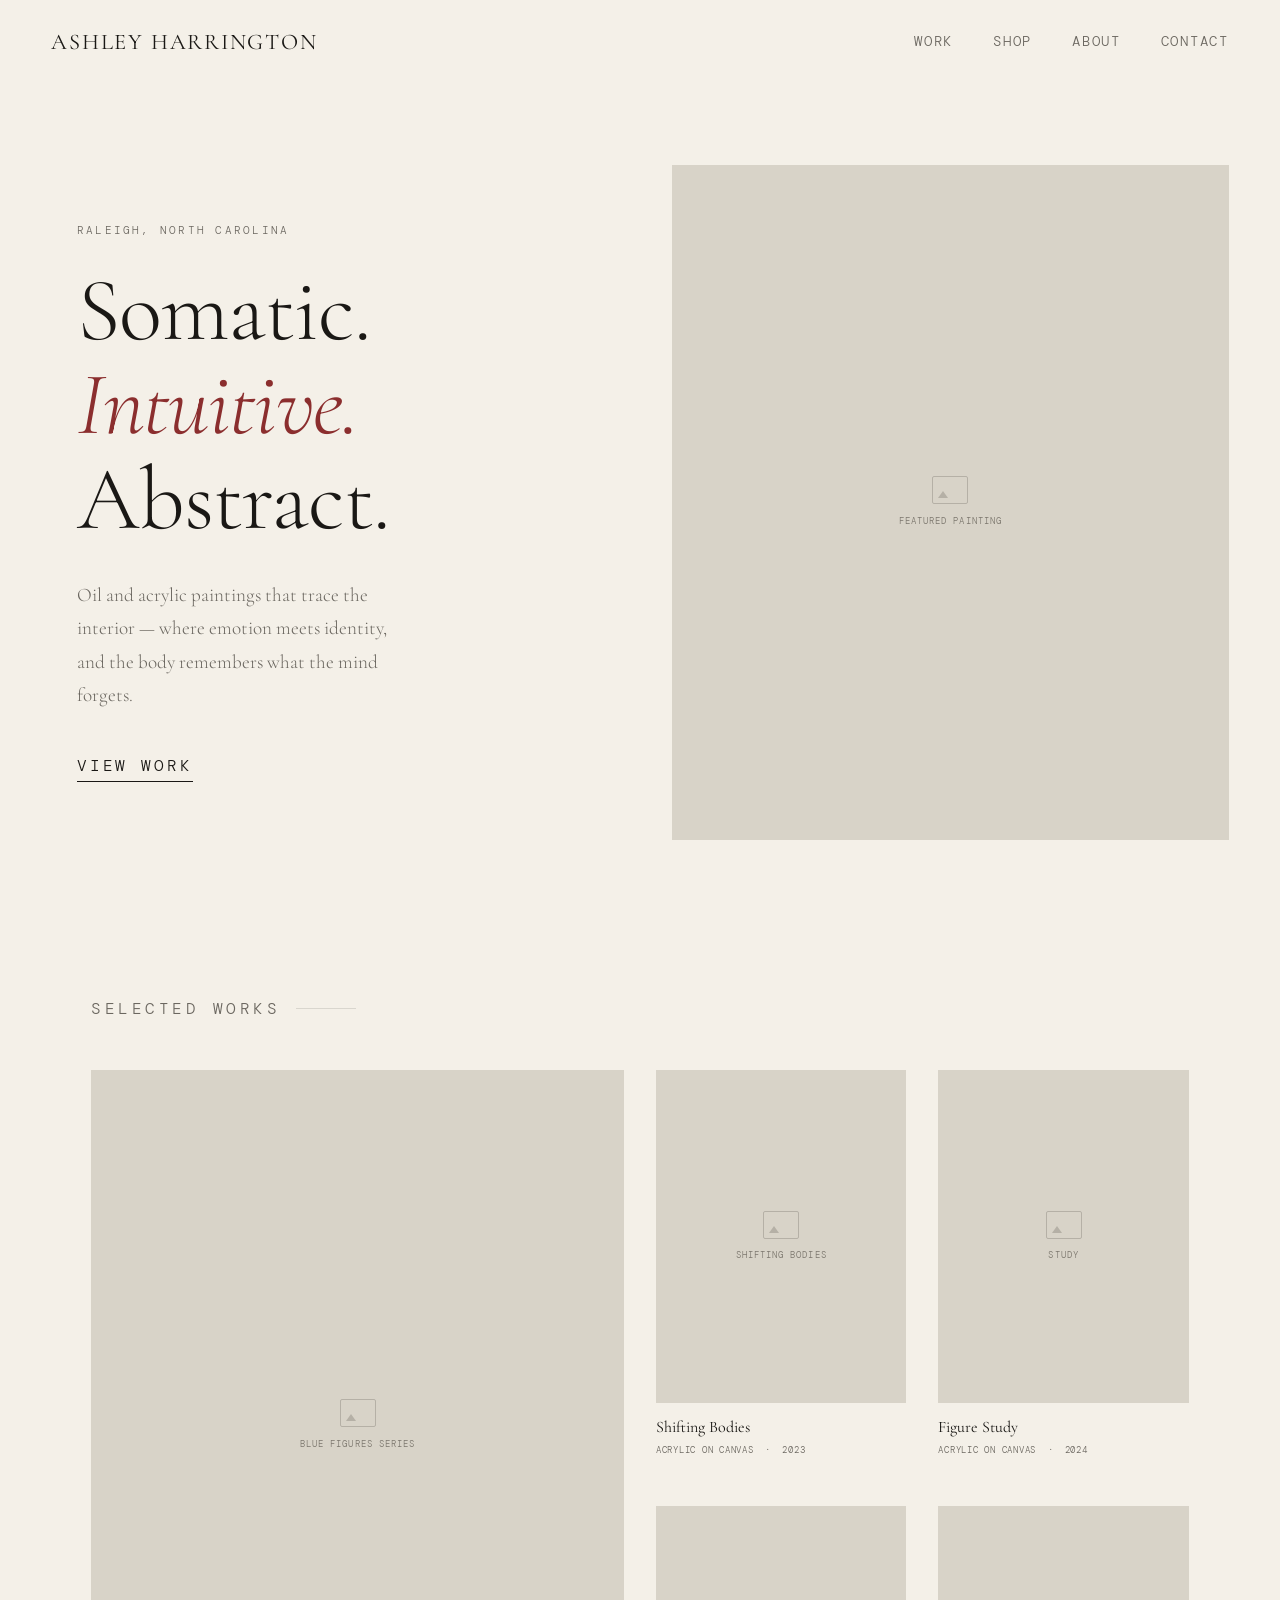
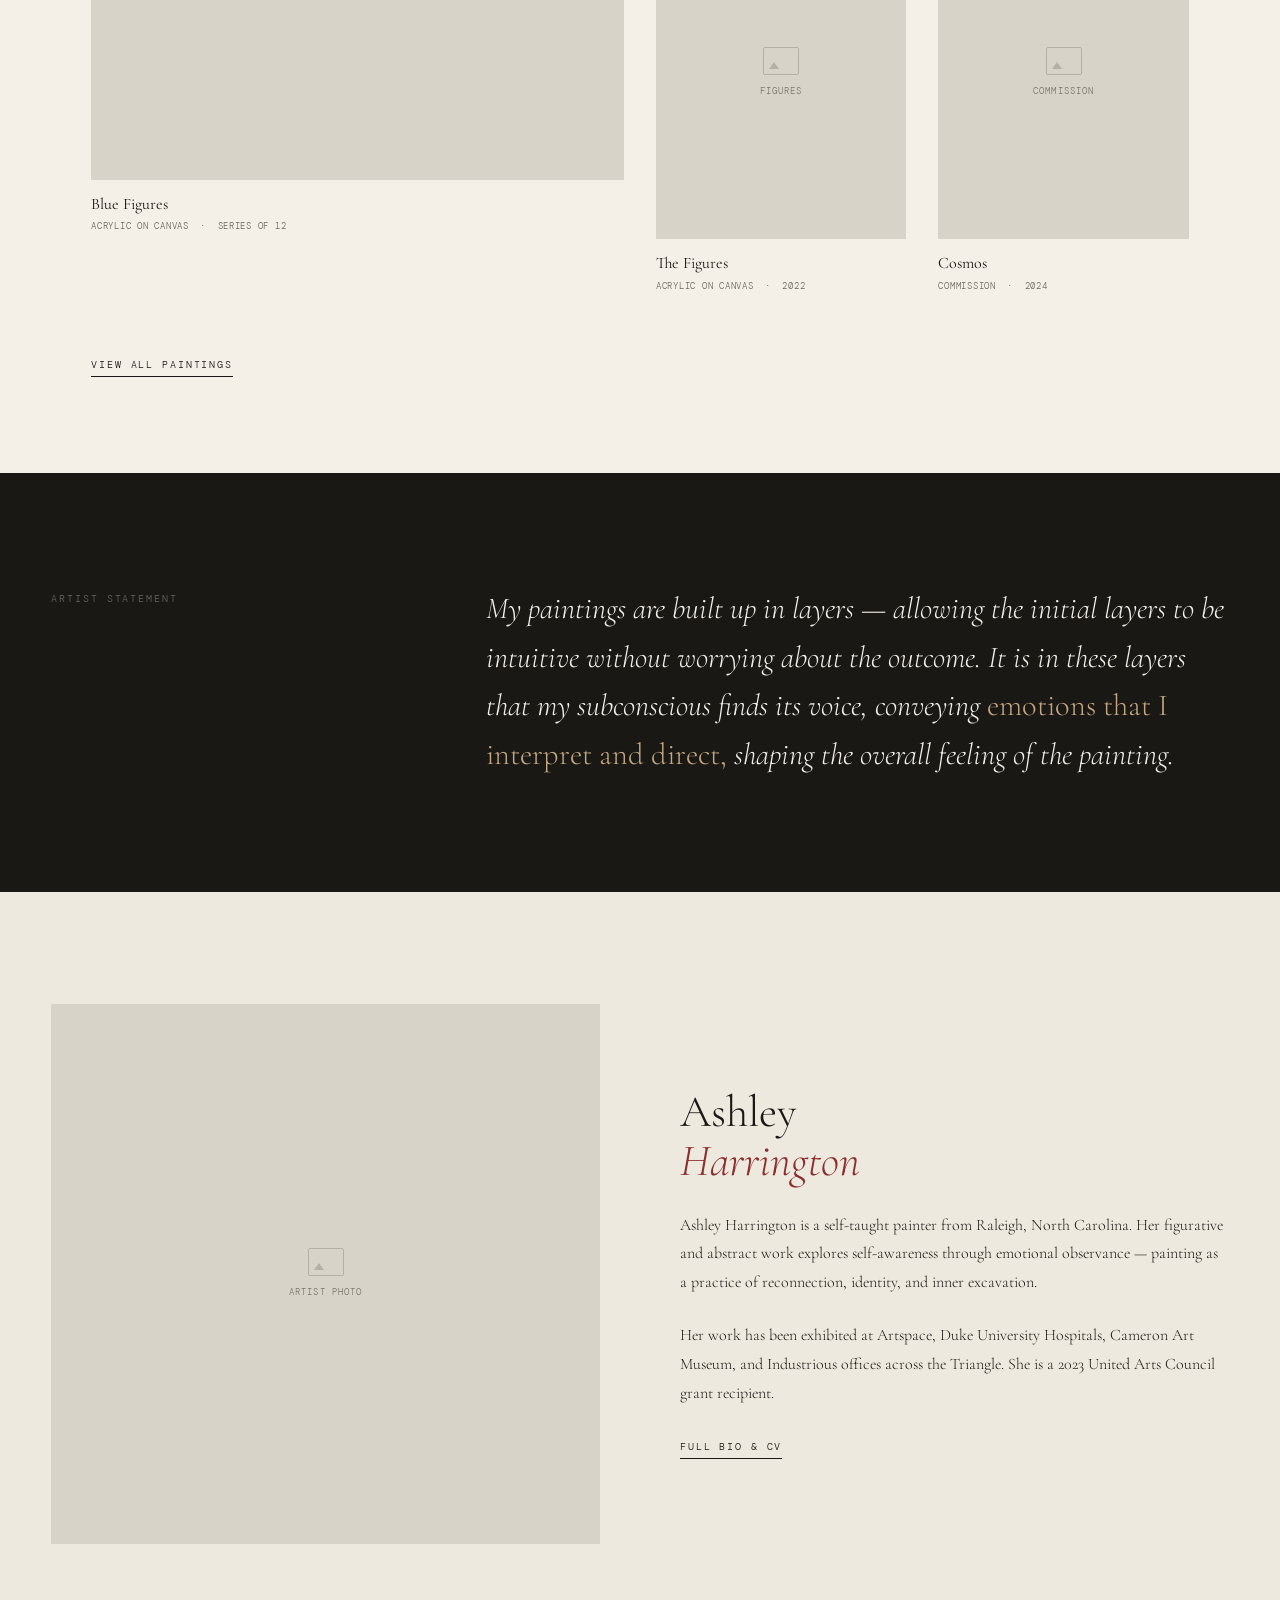
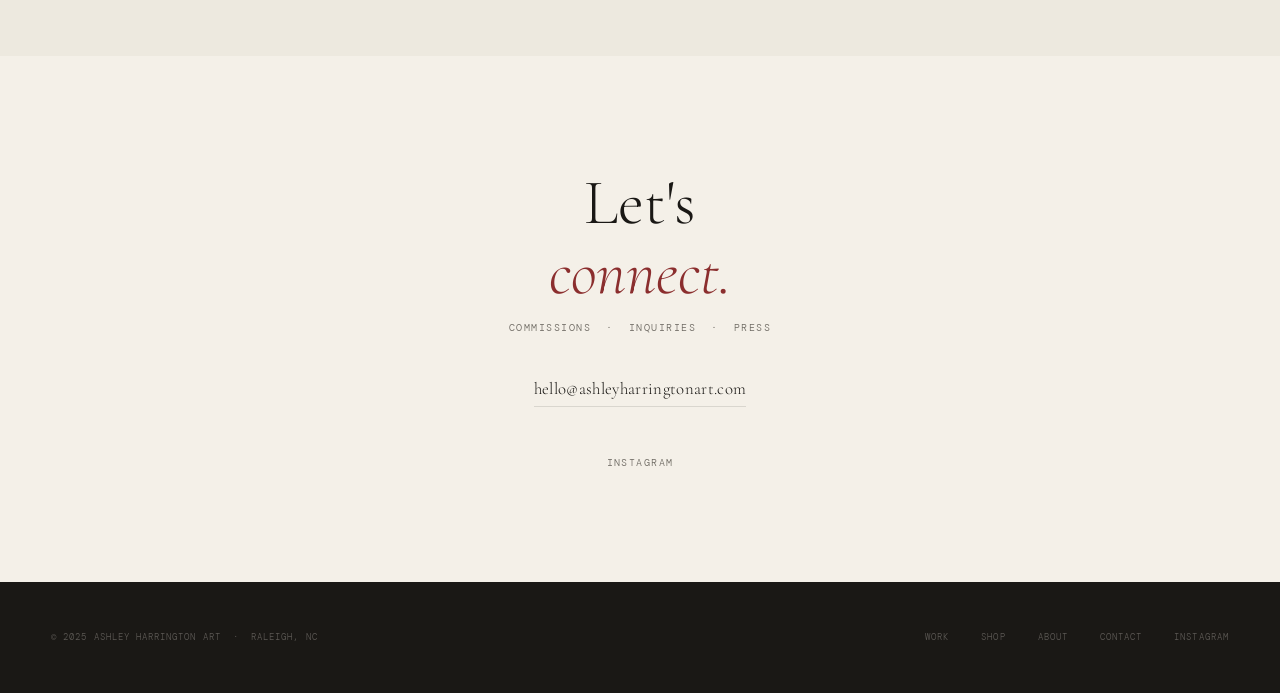
<file: index.html>
<!DOCTYPE html>
<html lang="en">
<head>
  <meta charset="UTF-8">
  <meta name="viewport" content="width=device-width, initial-scale=1.0">
  <title>Ashley Harrington Art</title>
  <meta name="description" content="Somatic, intuitive abstract paintings and fine art studies by Ashley Harrington, based in Raleigh, North Carolina.">
  <link rel="preconnect" href="https://fonts.googleapis.com">
  <link href="https://fonts.googleapis.com/css2?family=Cormorant+Garamond:ital,wght@0,300;0,400;1,300;1,400&family=DM+Mono:wght@300;400&display=swap" rel="stylesheet">
  <link rel="stylesheet" href="style.css"> </head>
<body>

  <nav id="main-nav">
    <a href="index.html" class="nav-name">Ashley Harrington</a>
    <ul class="nav-links">
      <li><a href="paintings.html">Work</a></li>
      <li><a href="shop.html">Shop</a></li>
      <li><a href="about.html">About</a></li>
      <li><a href="index.html#contact">Contact</a></li>
    </ul>
  </nav>

  <section id="hero">
    <div class="hero-text fade-in">
      <p class="hero-eyebrow">Raleigh, North Carolina</p>
      <h1 class="hero-title">Somatic.<br><em>Intuitive.</em><br>Abstract.</h1>
      <p class="hero-tagline">Oil and acrylic paintings that trace the interior — where emotion meets identity, and the body remembers what the mind forgets.</p>
      <a href="paintings.html" class="hero-cta">View work</a>
    </div>
    <div class="hero-image-block fade-in">
      <div class="placeholder">
        <div class="ph-icon"></div>
        <span>Featured painting</span>
      </div>
    </div>
  </section>

  <section id="featured">
    <p class="section-label fade-in">Selected works</p>
    <div class="featured-grid">
      <div class="feat-main fade-in">
        <div class="feat-thumb placeholder">
          <div class="ph-icon"></div><span>Blue Figures series</span>
        </div>
        <div class="feat-meta">
          <p class="feat-title">Blue Figures</p>
          <p class="feat-detail">Acrylic on canvas &nbsp;·&nbsp; Series of 12</p>
        </div>
      </div>
      
      <div class="fade-in">
        <div class="feat-thumb placeholder">
          <div class="ph-icon"></div><span>Shifting Bodies</span>
        </div>
        <div class="feat-meta">
          <p class="feat-title">Shifting Bodies</p>
          <p class="feat-detail">Acrylic on canvas &nbsp;·&nbsp; 2023</p>
        </div>
      </div>
      
      <div class="fade-in">
        <div class="feat-thumb placeholder">
          <div class="ph-icon"></div><span>Study</span>
        </div>
        <div class="feat-meta">
          <p class="feat-title">Figure Study</p>
          <p class="feat-detail">Acrylic on canvas &nbsp;·&nbsp; 2024</p>
        </div>
      </div>
      
      <div class="fade-in">
        <div class="feat-thumb placeholder">
          <div class="ph-icon"></div><span>Figures</span>
        </div>
        <div class="feat-meta">
          <p class="feat-title">The Figures</p>
          <p class="feat-detail">Acrylic on canvas &nbsp;·&nbsp; 2022</p>
        </div>
      </div>
      
      <div class="fade-in">
        <div class="feat-thumb placeholder">
          <div class="ph-icon"></div><span>Commission</span>
        </div>
        <div class="feat-meta">
          <p class="feat-title">Cosmos</p>
          <p class="feat-detail">Commission &nbsp;·&nbsp; 2024</p>
        </div>
      </div>
    </div>
    <a href="paintings.html" class="featured-cta fade-in">View all paintings</a>
  </section>

  <section id="statement-strip">
    <p class="strip-label fade-in">Artist statement</p>
    <blockquote class="strip-quote fade-in">
      My paintings are built up in layers — allowing the initial layers to be intuitive without worrying about the outcome. It is in these layers that my subconscious finds its voice, conveying <em>emotions that I interpret and direct,</em> shaping the overall feeling of the painting.
    </blockquote>
  </section>

  <section id="about-strip">
    <div class="about-photo-block fade-in">
      <div class="about-photo placeholder">
        <div class="ph-icon"></div><span>Artist photo</span>
      </div>
    </div>
    <div class="about-text-block fade-in">
      <h2 class="about-heading">Ashley<br><em>Harrington</em></h2>
      <p class="about-body">Ashley Harrington is a self-taught painter from Raleigh, North Carolina. Her figurative and abstract work explores self-awareness through emotional observance — painting as a practice of reconnection, identity, and inner excavation.</p>
      <p class="about-body">Her work has been exhibited at Artspace, Duke University Hospitals, Cameron Art Museum, and Industrious offices across the Triangle. She is a 2023 United Arts Council grant recipient.</p>
      <a href="about.html" class="about-link">Full bio & CV</a>
    </div>
  </section>

  <section id="contact-strip">
    <h2 class="contact-heading fade-in">Let's<br><em>connect.</em></h2>
    <p class="contact-sub fade-in">Commissions &nbsp;·&nbsp; Inquiries &nbsp;·&nbsp; Press</p>
    <a href="mailto:hello@ashleyharringtonart.com" class="contact-email fade-in">hello@ashleyharringtonart.com</a>
    <div class="social-row fade-in">
      <a href="https://www.instagram.com/ashleyharringtonart" target="_blank" rel="noopener" class="social-link">Instagram</a>
    </div>
  </section>

  <footer>
    <p>© 2025 Ashley Harrington Art &nbsp;·&nbsp; Raleigh, NC</p>
    <nav class="footer-links">
      <a href="paintings.html">Work</a>
      <a href="shop.html">Shop</a>
      <a href="about.html">About</a>
      <a href="mailto:hello@ashleyharringtonart.com">Contact</a>
      <a href="https://www.instagram.com/ashleyharringtonart" target="_blank" rel="noopener">Instagram</a>
    </nav>
  </footer>

  <script>
    const nav = document.getElementById('main-nav');
    window.addEventListener('scroll', () => { nav.classList.toggle('scrolled', window.scrollY > 30); });

    const observer = new IntersectionObserver((entries) => {
      entries.forEach(e => { if (e.isIntersecting) { e.target.classList.add('visible'); observer.unobserve(e.target); } });
    }, { threshold: 0.08, rootMargin: '0px 0px -30px 0px' });
    document.querySelectorAll('.fade-in').forEach(el => observer.observe(el));
  </script>
</body>
</html>
</file>
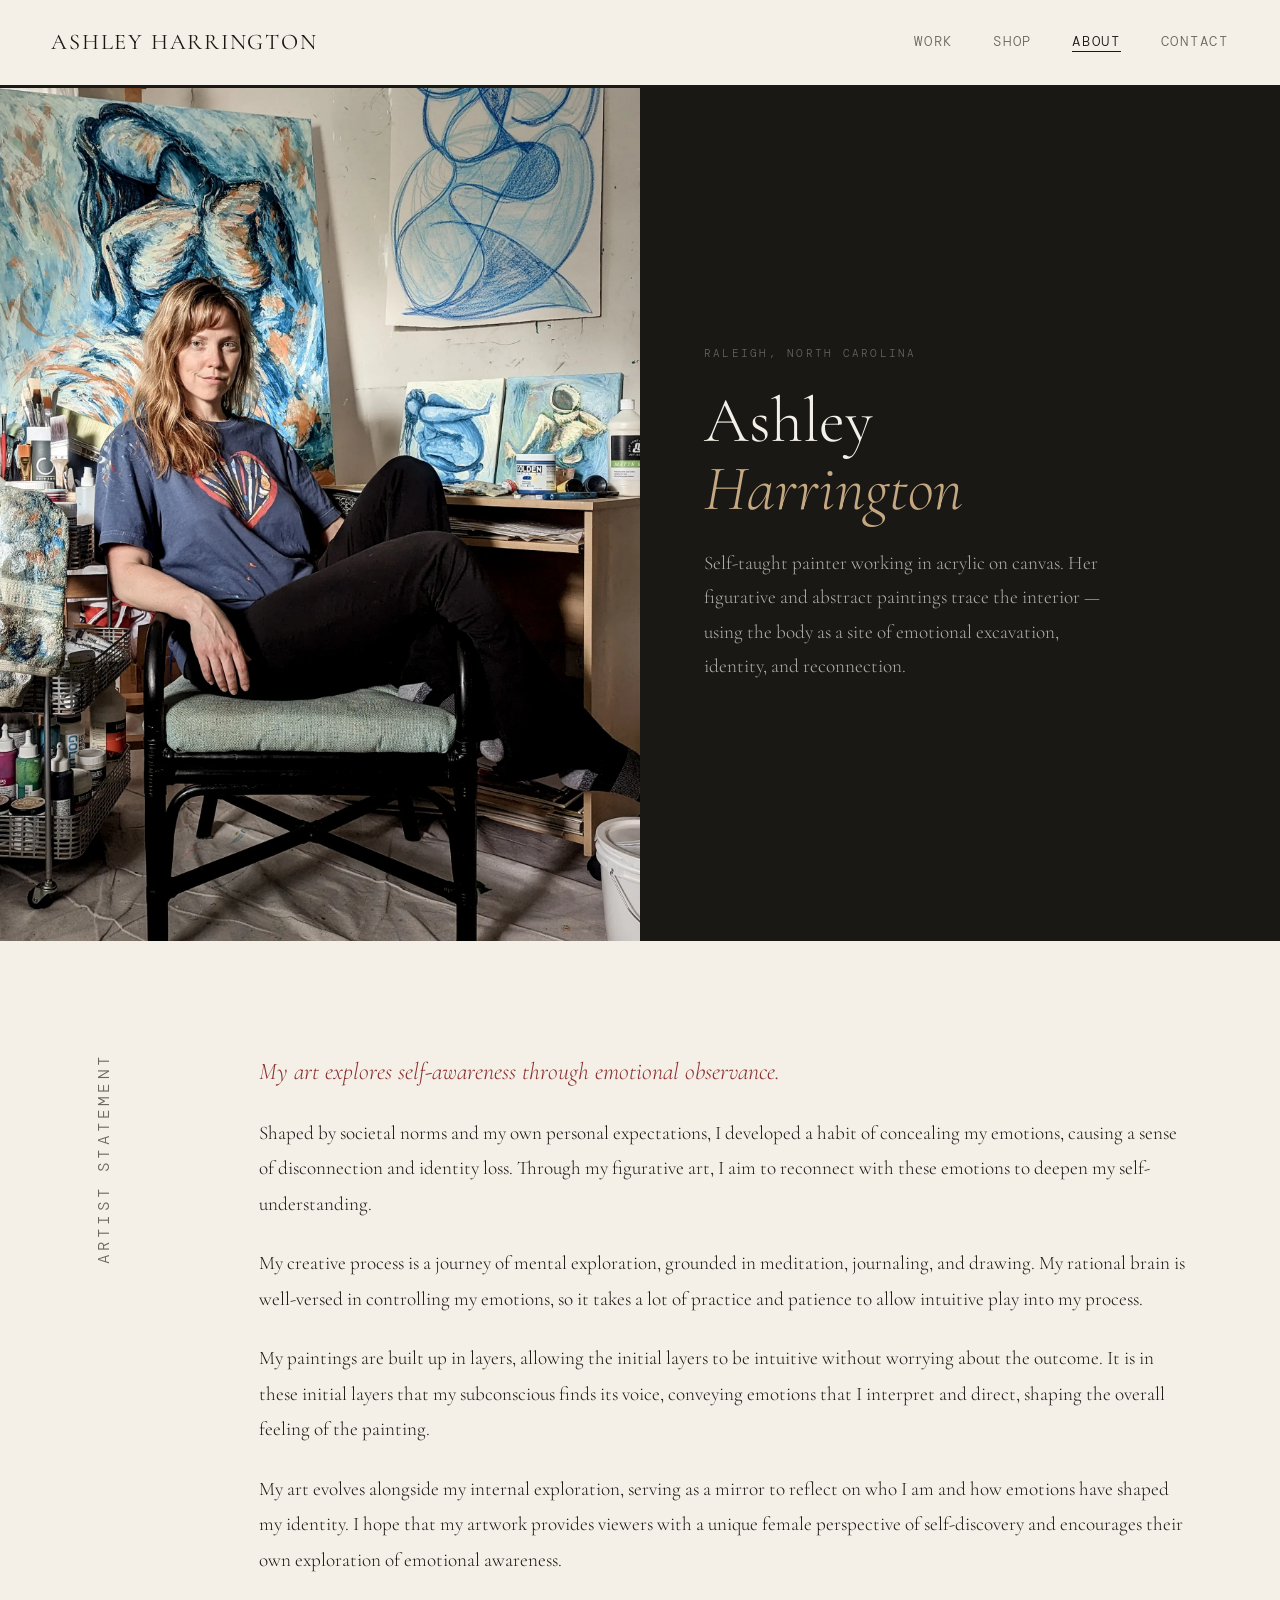
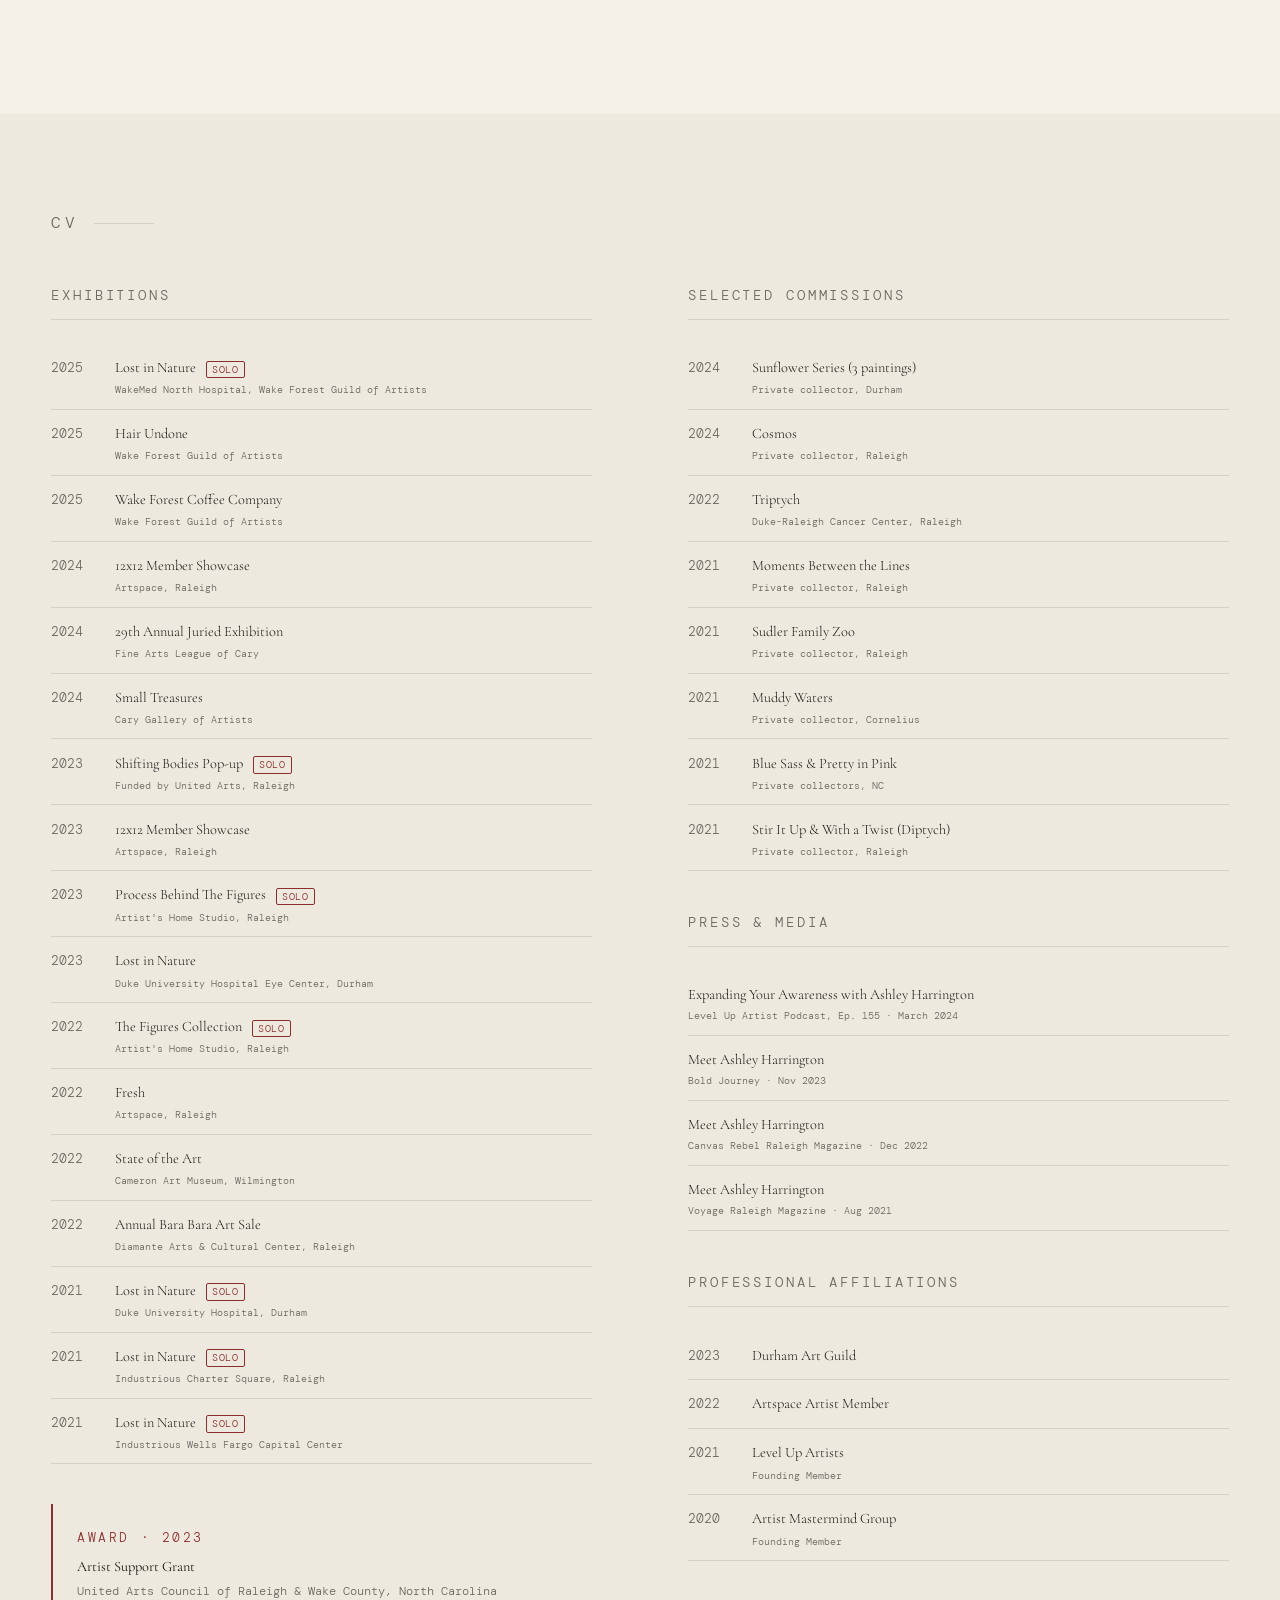
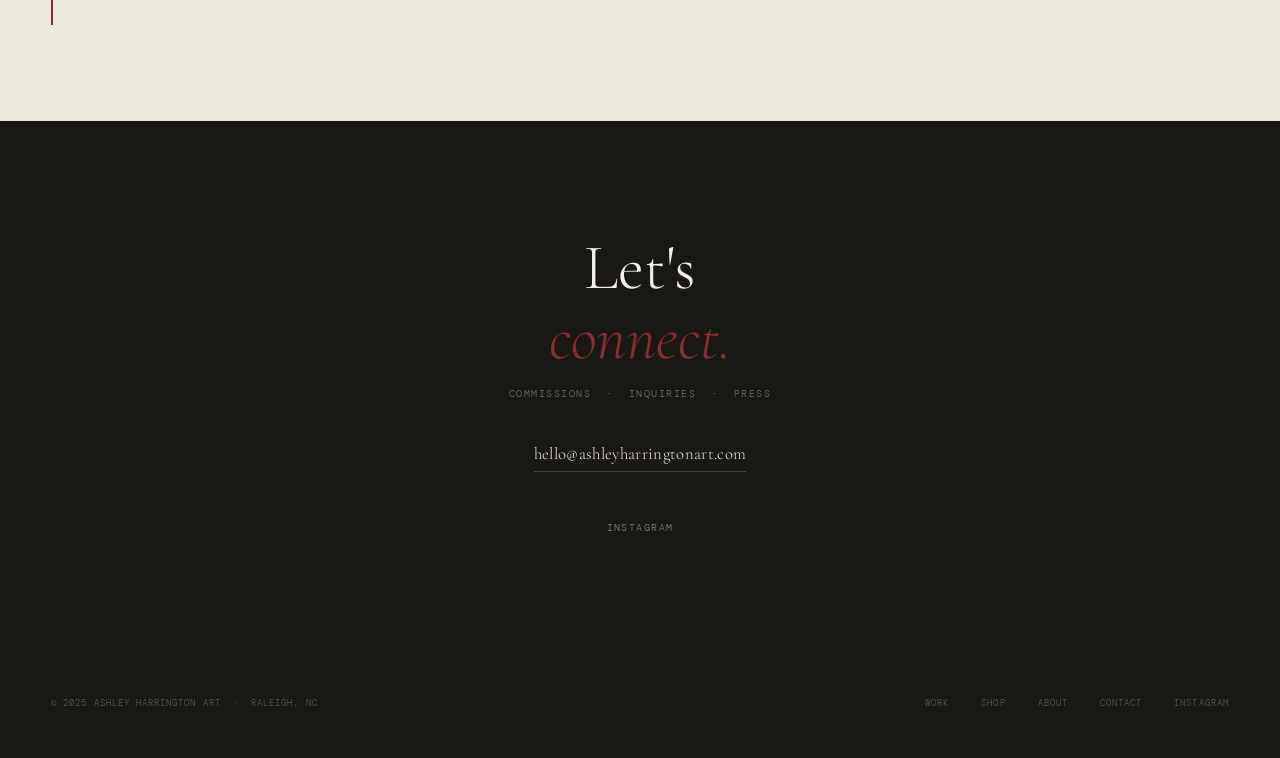
<file: about.html>
<!DOCTYPE html>
<html lang="en">
<head>
<meta charset="UTF-8">
<meta name="viewport" content="width=device-width, initial-scale=1.0">
<title>About — Ashley Harrington Art</title>
<meta name="description" content="About Ashley Harrington — self-taught painter from Raleigh, NC. Artist statement, biography, CV, exhibitions, and press.">
<link rel="preconnect" href="https://fonts.googleapis.com">
<link href="https://fonts.googleapis.com/css2?family=Cormorant+Garamond:ital,wght@0,300;0,400;1,300;1,400&family=DM+Mono:wght@300;400&display=swap" rel="stylesheet">
<link rel="stylesheet" href="style.css">
<style>
  /* ── REPAIRED ABOUT HERO ── */
  .about-hero {
    min-height: 80vh;
    display: grid !important;
    grid-template-columns: 1fr 1fr !important;
    padding-top: 5.5rem; /* Forces content safely down past the top nav bar */
    background: var(--ink) !important;
    color: var(--cream) !important;
    width: 100%;
  }
  .about-hero-img {
    min-height: 80vh;
    background: #2a2724;
    display: flex !important; 
    flex-direction: column !important; 
    align-items: center !important; 
    justify-content: center !important; 
    gap: 0.75rem;
    width: 100%;
  }
  .about-hero-img img,
  .about-hero-img .placeholder {
    width: 100% !important;
    height: 100% !important;
    object-fit: cover !important;
  }
  .about-hero-img span { font-family: var(--mono); font-size: 0.6rem; letter-spacing: 0.12em; text-transform: uppercase; color: rgba(244,240,232,0.25); }
  
  .about-hero-text {
    padding: 6rem 5vw !important;
    display: flex !important; 
    flex-direction: column !important; 
    justify-content: center !important;
  }
  .about-eyebrow {
    font-family: var(--mono); font-size: 0.7rem; letter-spacing: 0.2em;
    text-transform: uppercase; color: rgba(244,240,232,0.35); margin-bottom: 1.5rem;
  }
  .about-hero-name {
    font-size: clamp(2.8rem, 5vw, 4.5rem); font-weight: 300; line-height: 1.05; margin-bottom: 1.5rem;
  }
  .about-hero-name em { font-style: italic; color: #c4a882; }
  .about-hero-bio {
    font-size: 1.2rem; font-weight: 300; line-height: 1.8;
    color: rgba(244,240,232,0.7); max-width: 44ch;
  }

  /* ── REPAIRED STATEMENT SECTION ── */
  .statement-section {
    padding: 7rem 4vw !important;
    display: grid !important;
    grid-template-columns: 120px 1fr !important; /* Fixed tight track alignment */
    gap: 3rem !important;
    background: var(--cream) !important;
    max-width: 1200px;
    margin: 0 auto;
    width: 100%;
  }
  .sidebar-label {
    font-family: var(--mono); font-size: 1rem; letter-spacing: 0.2em;
    text-transform: uppercase; color: var(--muted); writing-mode: vertical-rl;
    transform: rotate(180deg); height: fit-content;
    display: block;
  }
  .statement-body p {
    font-size: 1.2rem; font-weight: 300; line-height: 1.85;
    color: var(--ink); margin-bottom: 1.5rem;
  }
  .statement-body p:first-of-type {
    font-size: 1.5rem; font-weight: 300; line-height: 1.6; font-style: italic; color: var(--accent);
  }

  /* ── REPAIRED CV COLUMNS ── */
  .cv-section { 
    padding: 6rem 4vw !important; 
    background: var(--light-bg) !important; 
    width: 100%;
  }
  .cv-grid { 
    display: grid !important; 
    grid-template-columns: 1fr 1fr !important; 
    gap: 0 6rem !important; 
    max-width: 1200px;
    margin: 0 auto;
  }

  .cv-col-title {
    font-family: var(--mono); font-size: 0.9rem; letter-spacing: 0.2em;
    text-transform: uppercase; color: var(--muted);
    padding-bottom: 0.75rem; border-bottom: 1px solid var(--border); margin-bottom: 1.5rem;
  }
  .cv-list { list-style: none; }
  .cv-item {
    display: flex !important; gap: 1.5rem; padding: 0.7rem 0;
    border-bottom: 1px solid var(--border); align-items: baseline;
  }
  .cv-year { font-family: var(--mono); font-size: 0.8rem; color: var(--muted); min-width: 2.5rem; }
  .cv-title { font-size: 0.9rem; font-weight: 300; line-height: 1.4; color: var(--ink); }
  .cv-sub { font-family: var(--mono); font-size: 0.6rem; color: var(--muted); display: block; margin-top: 0.1rem; }
  .cv-solo {
    display: inline-block; font-family: var(--mono); font-size: 0.6rem; letter-spacing: 0.1em;
    text-transform: uppercase; color: var(--accent); border: 1px solid var(--accent);
    padding: 1px 5px; border-radius: 2px; vertical-align: middle; margin-left: 0.4rem;
  }

  .award-block { margin-top: 2.5rem; padding: 1.5rem; border-left: 2px solid var(--accent); }
  .award-label { font-family: var(--mono); font-size: 0.8rem; letter-spacing: 0.2em; text-transform: uppercase; color: var(--accent); margin-bottom: 0.4rem; }
  .award-title { font-size: 0.9rem; font-weight: 400; }
  .award-sub { font-family: var(--mono); font-size: 0.75rem; color: var(--muted); margin-top: 0.2rem; }

  .press-list { list-style: none; }
  .press-item { padding: 0.75rem 0; border-bottom: 1px solid var(--border); }
  .press-item a { font-size: 0.9rem; font-weight: 300; color: var(--ink); text-decoration: none; transition: color 0.2s; display: block; }
  .press-item a:hover { color: var(--accent); }
  .press-src { font-family: var(--mono); font-size: 0.6rem; color: var(--muted); margin-top: 0.1rem; }

  .affil-list { list-style: none; }

  /* ── CONTACT ── */
  #contact {
    background: var(--ink) !important; color: var(--cream) !important;
    padding: 7rem 4vw !important;
    display: flex !important; flex-direction: column !important; align-items: center !important; text-align: center !important;
    width: 100%;
  }

  /* ── MOBILE RESPONSIVENESS OVERRIDES ── */
  @media (max-width: 900px) {
    .about-hero { grid-template-columns: 1fr !important; padding-top: 7.5rem; }
    .about-hero-img { min-height: 60vw; }
    .statement-section { grid-template-columns: 1fr !important; gap: 1.5rem !important; padding-top: 4rem !important; }
    .sidebar-label { writing-mode: horizontal-tb; transform: none; }
    .cv-grid { grid-template-columns: 1fr !important; gap: 4rem !important; }
  }
  @media (max-width: 600px) {
    .about-hero-text, .statement-section, .cv-section, #contact { padding-left: 6vw !important; padding-right: 6vw !important; }
  }
</style>
</head>
<body>

<nav id="main-nav" class="dark-bg">
  <a href="index.html" class="nav-name">Ashley Harrington</a>
  <ul class="nav-links">
    <li><a href="paintings.html">Work</a></li>
    <li><a href="shop.html">Shop</a></li>
    <li><a href="about.html" class="active">About</a></li>
    <li><a href="#contact">Contact</a></li>
  </ul>
</nav>

<!-- ABOUT HERO -->
<div class="about-hero">
  <div class="about-hero-img fade-in">
    <img src="images/Artist Ashley Harrington.webp" alt="Ashley Harrington in her Raleigh art studio">
  </div>
  <div class="about-hero-text fade-in" style="transition-delay:0.1s">
    <p class="about-eyebrow">Raleigh, North Carolina</p>
    <h1 class="about-hero-name">Ashley<br><em>Harrington</em></h1>
    <p class="about-hero-bio">Self-taught painter working in acrylic on canvas. Her figurative and abstract paintings trace the interior — using the body as a site of emotional excavation, identity, and reconnection.</p>
  </div>
</div>

<!-- ARTIST STATEMENT -->
<section class="statement-section">
  <div class="statement-sidebar fade-in">
    <span class="sidebar-label">Artist Statement</span>
  </div>
  <div class="statement-body fade-in" style="transition-delay:0.1s">
    <p>My art explores self-awareness through emotional observance.</p>
    <p>Shaped by societal norms and my own personal expectations, I developed a habit of concealing my emotions, causing a sense of disconnection and identity loss. Through my figurative art, I aim to reconnect with these emotions to deepen my self-understanding.</p>
    <p>My creative process is a journey of mental exploration, grounded in meditation, journaling, and drawing. My rational brain is well-versed in controlling my emotions, so it takes a lot of practice and patience to allow intuitive play into my process.</p>
    <p>My paintings are built up in layers, allowing the initial layers to be intuitive without worrying about the outcome. It is in these initial layers that my subconscious finds its voice, conveying emotions that I interpret and direct, shaping the overall feeling of the painting.</p>
    <p>My art evolves alongside my internal exploration, serving as a mirror to reflect on who I am and how emotions have shaped my identity. I hope that my artwork provides viewers with a unique female perspective of self-discovery and encourages their own exploration of emotional awareness.</p>
  </div>
</section>

<!-- CV: EXHIBITIONS & COMMISSIONS -->
<section class="cv-section">
  <p class="section-label fade-in">CV</p>
  <div class="cv-grid">
    <div class="fade-in">
      <p class="cv-col-title">Exhibitions</p>
      <ul class="cv-list">
        <li class="cv-item"><span class="cv-year">2025</span><div><span class="cv-title">Lost in Nature <span class="cv-solo">Solo</span></span><span class="cv-sub">WakeMed North Hospital, Wake Forest Guild of Artists</span></div></li>
        <li class="cv-item"><span class="cv-year">2025</span><div><span class="cv-title">Hair Undone</span><span class="cv-sub">Wake Forest Guild of Artists</span></div></li>
        <li class="cv-item"><span class="cv-year">2025</span><div><span class="cv-title">Wake Forest Coffee Company</span><span class="cv-sub">Wake Forest Guild of Artists</span></div></li>
        <li class="cv-item"><span class="cv-year">2024</span><div><span class="cv-title">12x12 Member Showcase</span><span class="cv-sub">Artspace, Raleigh</span></div></li>
        <li class="cv-item"><span class="cv-year">2024</span><div><span class="cv-title">29th Annual Juried Exhibition</span><span class="cv-sub">Fine Arts League of Cary</span></div></li>
        <li class="cv-item"><span class="cv-year">2024</span><div><span class="cv-title">Small Treasures</span><span class="cv-sub">Cary Gallery of Artists</span></div></li>
        <li class="cv-item"><span class="cv-year">2023</span><div><span class="cv-title">Shifting Bodies Pop-up <span class="cv-solo">Solo</span></span><span class="cv-sub">Funded by United Arts, Raleigh</span></div></li>
        <li class="cv-item"><span class="cv-year">2023</span><div><span class="cv-title">12x12 Member Showcase</span><span class="cv-sub">Artspace, Raleigh</span></div></li>
        <li class="cv-item"><span class="cv-year">2023</span><div><span class="cv-title">Process Behind The Figures <span class="cv-solo">Solo</span></span><span class="cv-sub">Artist's Home Studio, Raleigh</span></div></li>
        <li class="cv-item"><span class="cv-year">2023</span><div><span class="cv-title">Lost in Nature</span><span class="cv-sub">Duke University Hospital Eye Center, Durham</span></div></li>
        <li class="cv-item"><span class="cv-year">2022</span><div><span class="cv-title">The Figures Collection <span class="cv-solo">Solo</span></span><span class="cv-sub">Artist's Home Studio, Raleigh</span></div></li>
        <li class="cv-item"><span class="cv-year">2022</span><div><span class="cv-title">Fresh</span><span class="cv-sub">Artspace, Raleigh</span></div></li>
        <li class="cv-item"><span class="cv-year">2022</span><div><span class="cv-title">State of the Art</span><span class="cv-sub">Cameron Art Museum, Wilmington</span></div></li>
        <li class="cv-item"><span class="cv-year">2022</span><div><span class="cv-title">Annual Bara Bara Art Sale</span><span class="cv-sub">Diamante Arts & Cultural Center, Raleigh</span></div></li>
        <li class="cv-item"><span class="cv-year">2021</span><div><span class="cv-title">Lost in Nature <span class="cv-solo">Solo</span></span><span class="cv-sub">Duke University Hospital, Durham</span></div></li>
        <li class="cv-item"><span class="cv-year">2021</span><div><span class="cv-title">Lost in Nature <span class="cv-solo">Solo</span></span><span class="cv-sub">Industrious Charter Square, Raleigh</span></div></li>
        <li class="cv-item"><span class="cv-year">2021</span><div><span class="cv-title">Lost in Nature <span class="cv-solo">Solo</span></span><span class="cv-sub">Industrious Wells Fargo Capital Center</span></div></li>
      </ul>

      <div class="award-block fade-in">
        <p class="award-label">Award · 2023</p>
        <p class="award-title">Artist Support Grant</p>
        <p class="award-sub">United Arts Council of Raleigh &amp; Wake County, North Carolina</p>
      </div>
    </div>

    <div class="fade-in" style="transition-delay:0.1s">
      <p class="cv-col-title">Selected Commissions</p>
      <ul class="cv-list">
        <li class="cv-item"><span class="cv-year">2024</span><div><span class="cv-title">Sunflower Series (3 paintings)</span><span class="cv-sub">Private collector, Durham</span></div></li>
        <li class="cv-item"><span class="cv-year">2024</span><div><span class="cv-title">Cosmos</span><span class="cv-sub">Private collector, Raleigh</span></div></li>
        <li class="cv-item"><span class="cv-year">2022</span><div><span class="cv-title">Triptych</span><span class="cv-sub">Duke-Raleigh Cancer Center, Raleigh</span></div></li>
        <li class="cv-item"><span class="cv-year">2021</span><div><span class="cv-title">Moments Between the Lines</span><span class="cv-sub">Private collector, Raleigh</span></div></li>
        <li class="cv-item"><span class="cv-year">2021</span><div><span class="cv-title">Sudler Family Zoo</span><span class="cv-sub">Private collector, Raleigh</span></div></li>
        <li class="cv-item"><span class="cv-year">2021</span><div><span class="cv-title">Muddy Waters</span><span class="cv-sub">Private collector, Cornelius</span></div></li>
        <li class="cv-item"><span class="cv-year">2021</span><div><span class="cv-title">Blue Sass &amp; Pretty in Pink</span><span class="cv-sub">Private collectors, NC</span></div></li>
        <li class="cv-item"><span class="cv-year">2021</span><div><span class="cv-title">Stir It Up &amp; With a Twist (Diptych)</span><span class="cv-sub">Private collector, Raleigh</span></div></li>
      </ul>

      <p class="cv-col-title" style="margin-top:2.5rem">Press &amp; Media</p>
      <ul class="press-list">
        <li class="press-item">
          <a href="https://www.youtube.com/watch?v=BBYQ6viIQ9k" target="_blank" rel="noopener">Expanding Your Awareness with Ashley Harrington</a>
          <p class="press-src">Level Up Artist Podcast, Ep. 155 · March 2024</p>
        </li>
        <li class="press-item">
          <a href="https://boldjourney.com/news/meet-ashley-harrington/" target="_blank" rel="noopener">Meet Ashley Harrington</a>
          <p class="press-src">Bold Journey · Nov 2023</p>
        </li>
        <li class="press-item">
          <a href="https://canvasrebel.com/meet-ashley-harrington/" target="_blank" rel="noopener">Meet Ashley Harrington</a>
          <p class="press-src">Canvas Rebel Raleigh Magazine · Dec 2022</p>
        </li>
        <li class="press-item">
          <a href="https://voyageraleigh.com/interview/meet-ashley-harrington-of-midtown-north-hills/" target="_blank" rel="noopener">Meet Ashley Harrington</a>
          <p class="press-src">Voyage Raleigh Magazine · Aug 2021</p>
        </li>
      </ul>

      <p class="cv-col-title" style="margin-top:2.5rem">Professional Affiliations</p>
      <ul class="affil-list">
        <li class="cv-item"><span class="cv-year">2023</span><div><span class="cv-title">Durham Art Guild</span></div></li>
        <li class="cv-item"><span class="cv-year">2022</span><div><span class="cv-title">Artspace Artist Member</span></div></li>
        <li class="cv-item"><span class="cv-year">2021</span><div><span class="cv-title">Level Up Artists</span><span class="cv-sub">Founding Member</span></div></li>
        <li class="cv-item"><span class="cv-year">2020</span><div><span class="cv-title">Artist Mastermind Group</span><span class="cv-sub">Founding Member</span></div></li>
      </ul>
    </div>
  </div>
</section>

<!-- CONTACT -->
<section id="contact">
  <h2 class="contact-heading fade-in">Let's<br><em>connect.</em></h2>
  <p class="contact-sub fade-in">Commissions &nbsp;·&nbsp; Inquiries &nbsp;·&nbsp; Press</p>
  <a href="mailto:hello@ashleyharringtonart.com" class="contact-email fade-in">hello@ashleyharringtonart.com</a>
  <div class="social-row fade-in">
    <a href="https://www.instagram.com/ashleyharringtonart" target="_blank" rel="noopener" class="social-link">Instagram</a>
  </div>
</section>

<footer>
  <p>© 2025 Ashley Harrington Art &nbsp;·&nbsp; Raleigh, NC</p>
  <nav class="footer-links">
    <a href="paintings.html">Work</a>
    <a href="shop.html">Shop</a>
    <a href="about.html">About</a>
    <a href="mailto:hello@ashleyharringtonart.com">Contact</a>
    <a href="https://www.instagram.com/ashleyharringtonart" target="_blank" rel="noopener">Instagram</a>
  </nav>
</footer>

<script>
 const nav = document.getElementById('main-nav');
  window.addEventListener('scroll', () => {
    if (window.scrollY > 30) { 
      nav.classList.add('scrolled'); 
      nav.classList.remove('dark-bg'); 
    } else { 
      nav.classList.remove('scrolled'); 
      nav.classList.add('dark-bg'); /* Keeps it seamlessly dark when parked at the top */
    }
  });

  const observer = new IntersectionObserver((entries) => {
    entries.forEach(e => { if (e.isIntersecting) { e.target.classList.add('visible'); observer.unobserve(e.target); } });
  }, { threshold: 0.06, rootMargin: '0px 0px -20px 0px' });
  document.querySelectorAll('.fade-in').forEach(el => observer.observe(el));
</script>
</body>
</html>
</file>
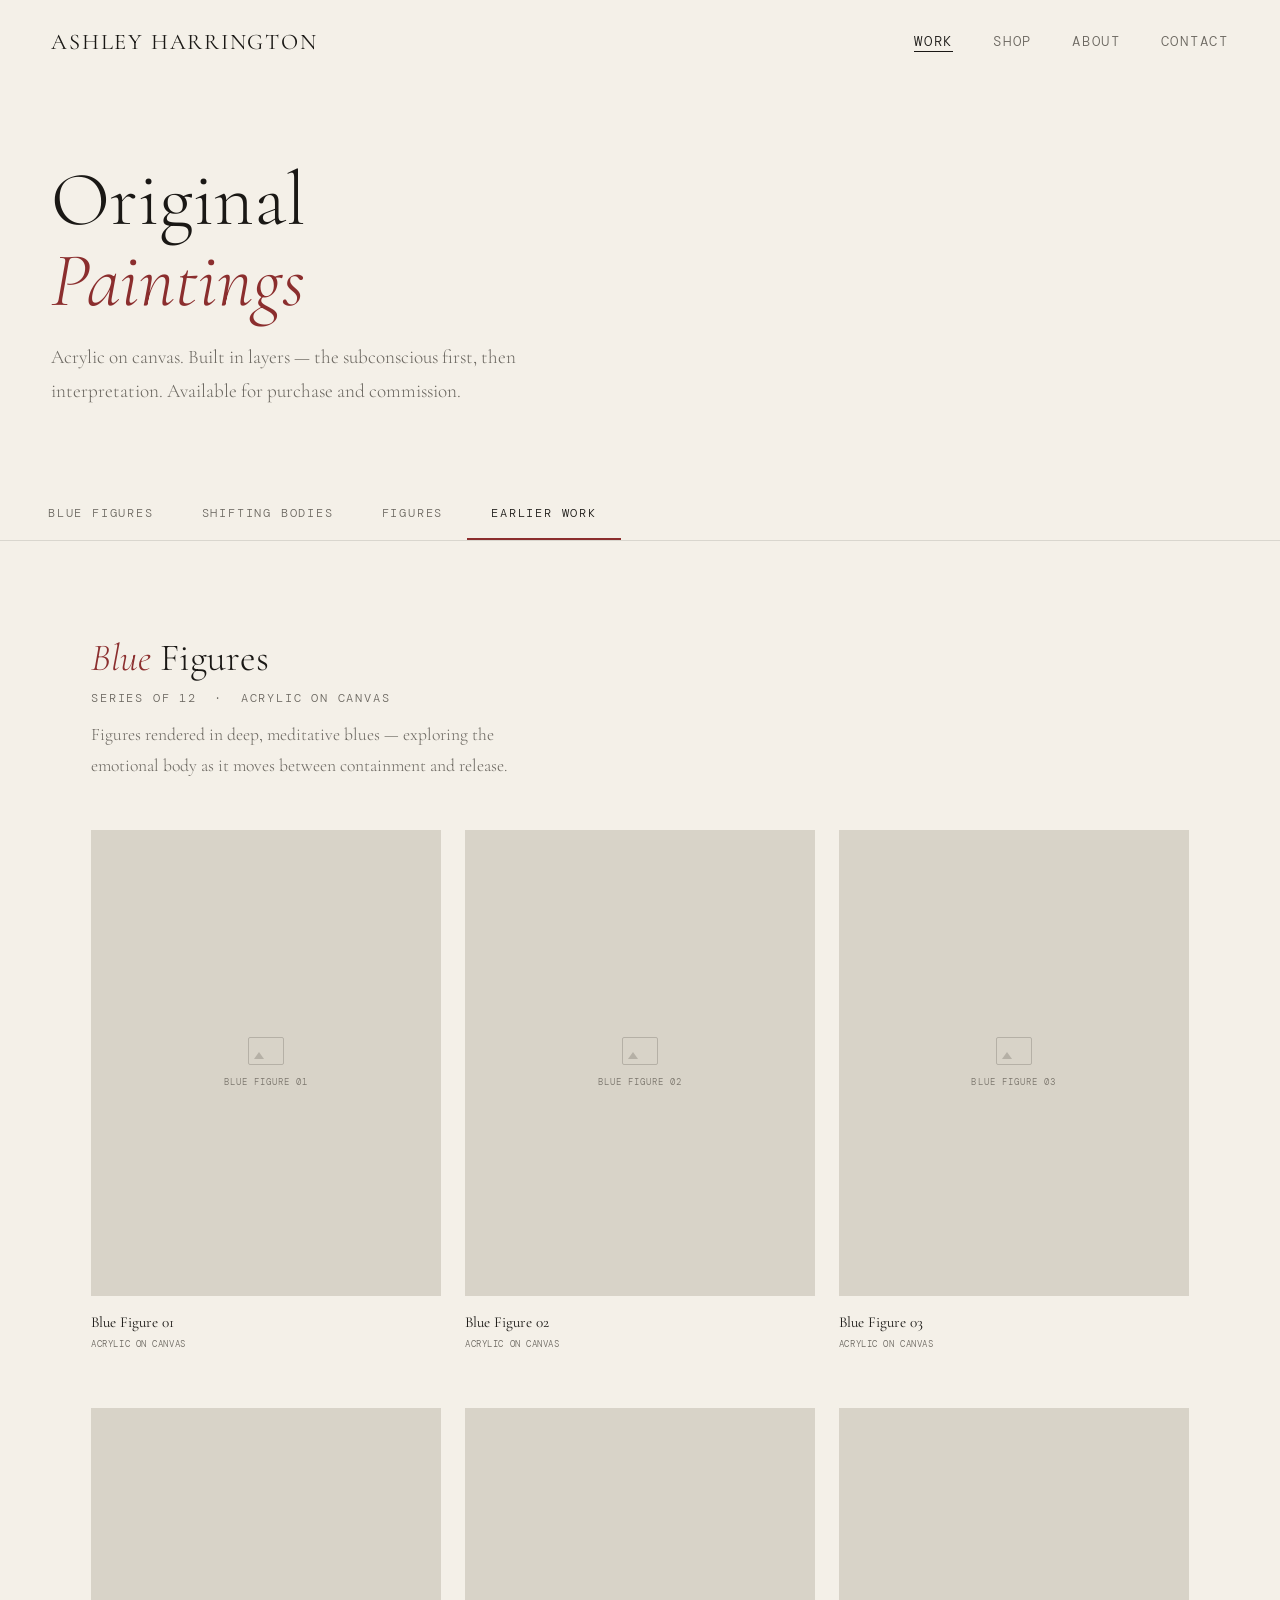
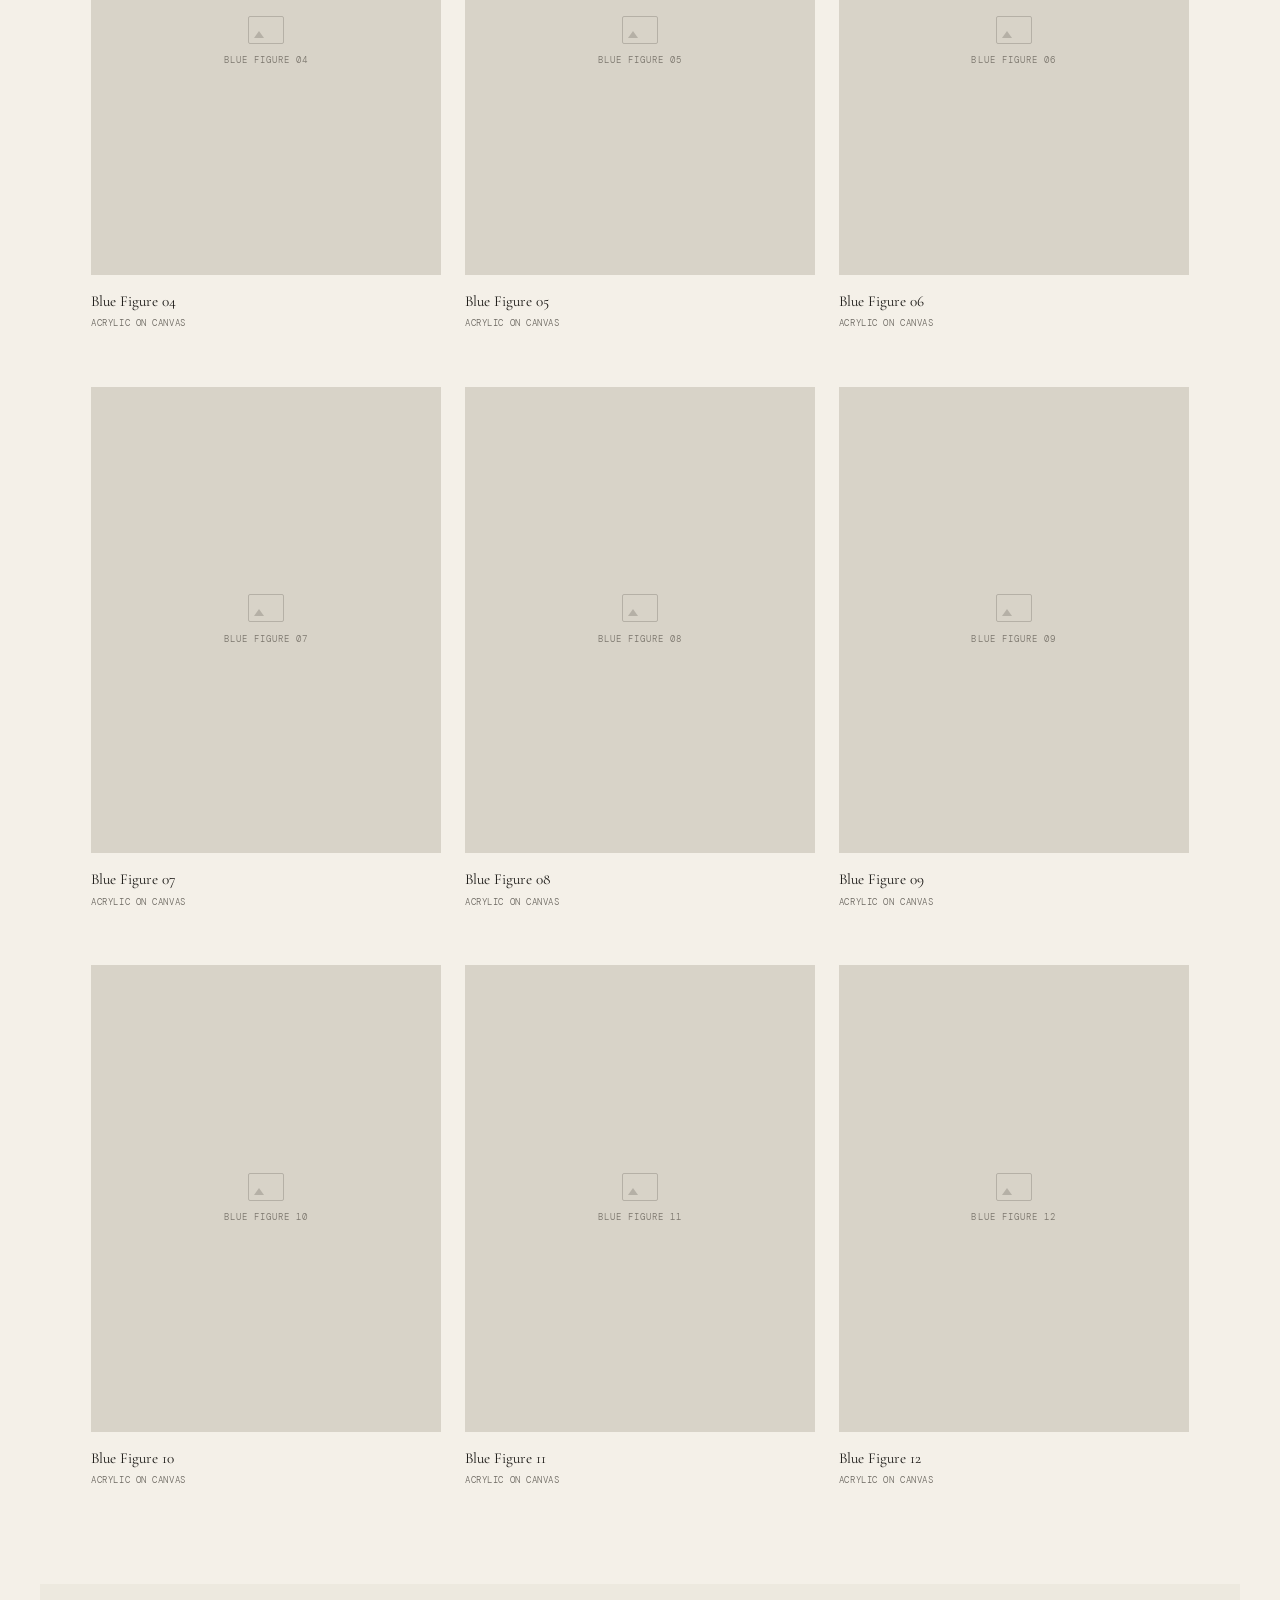
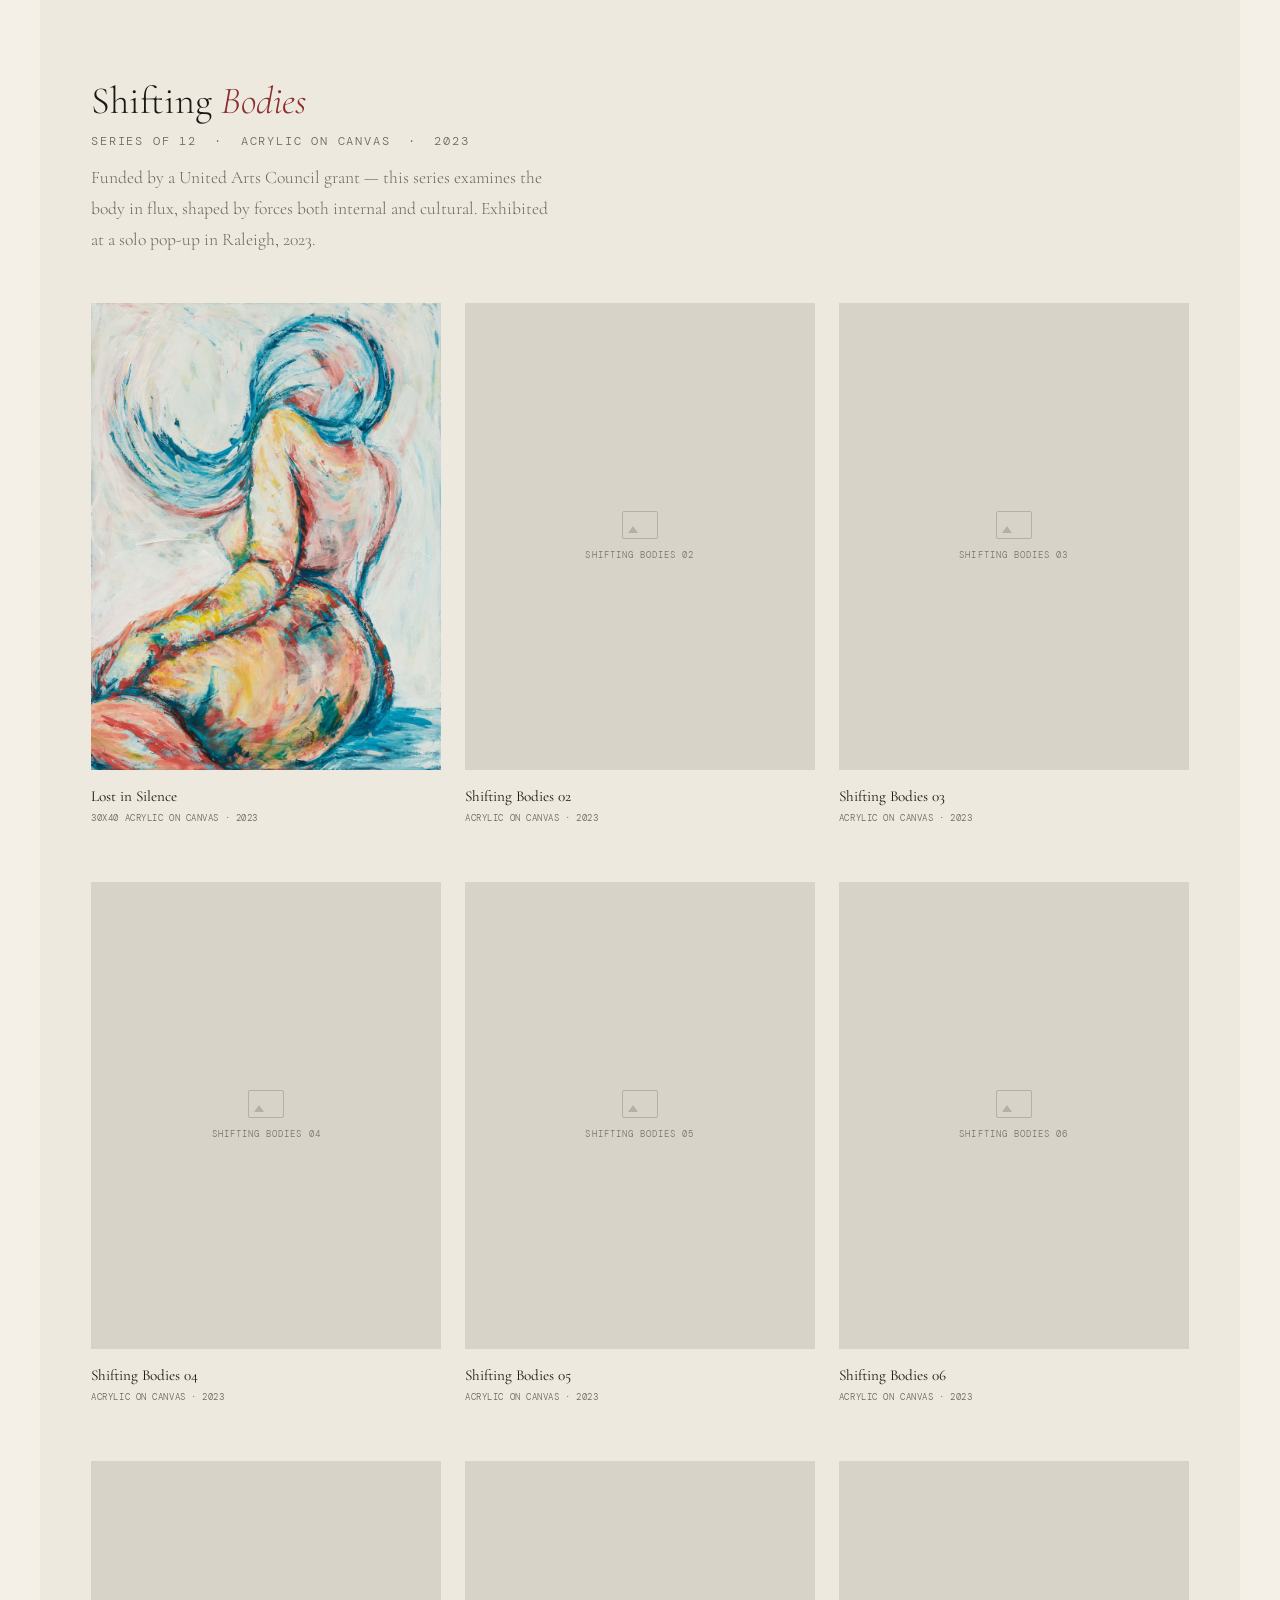
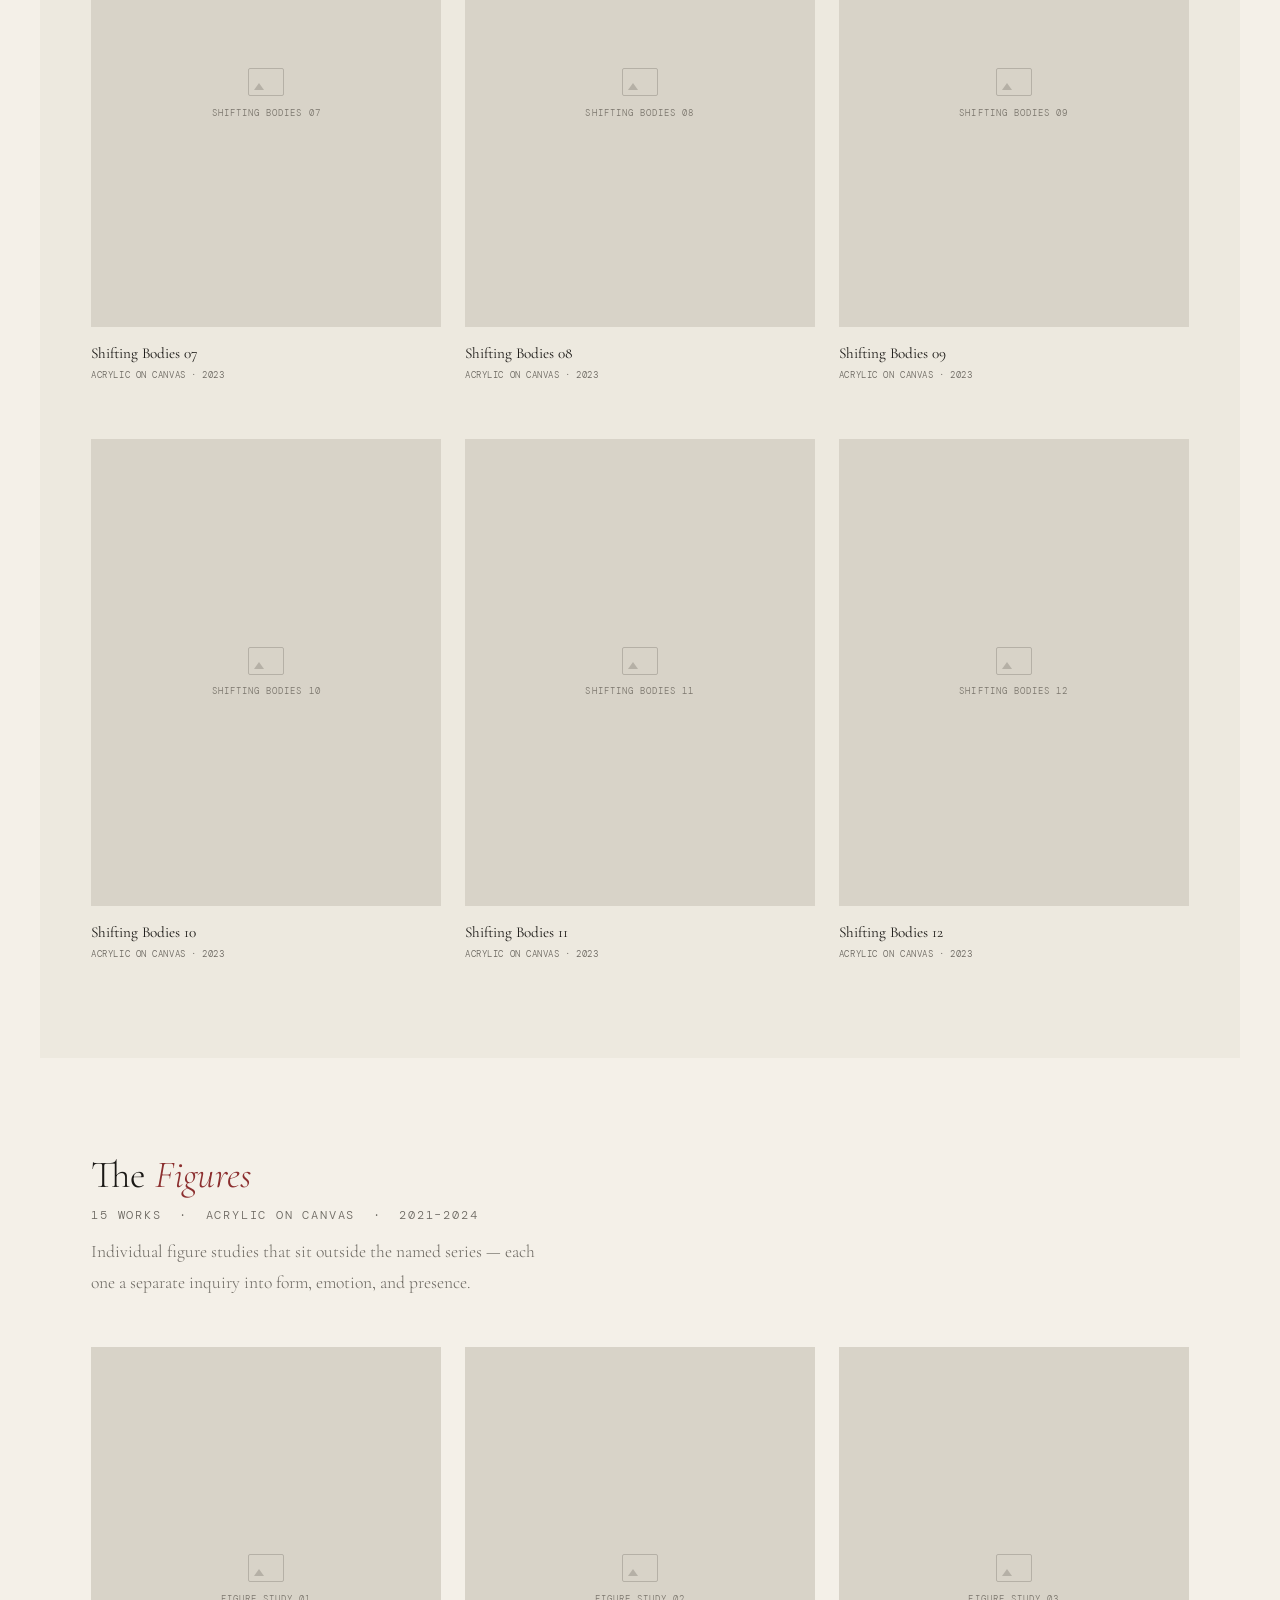
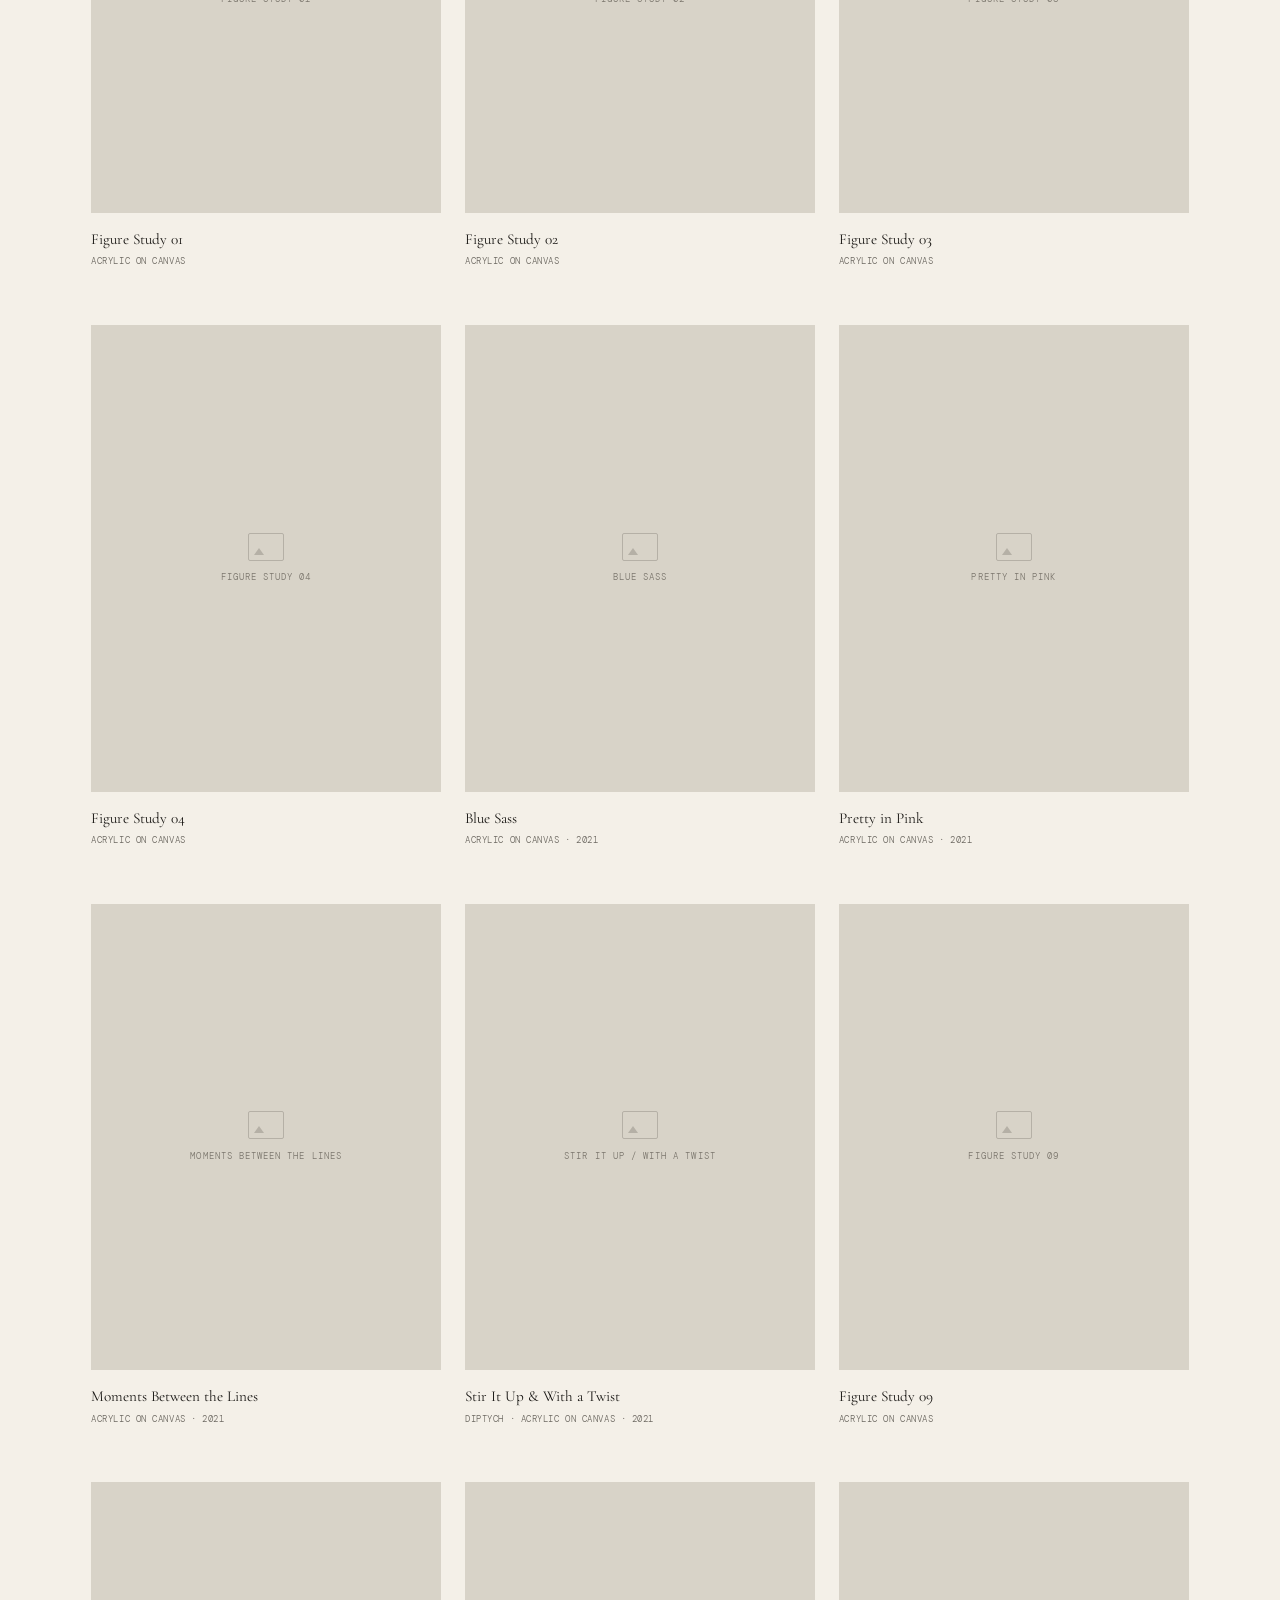
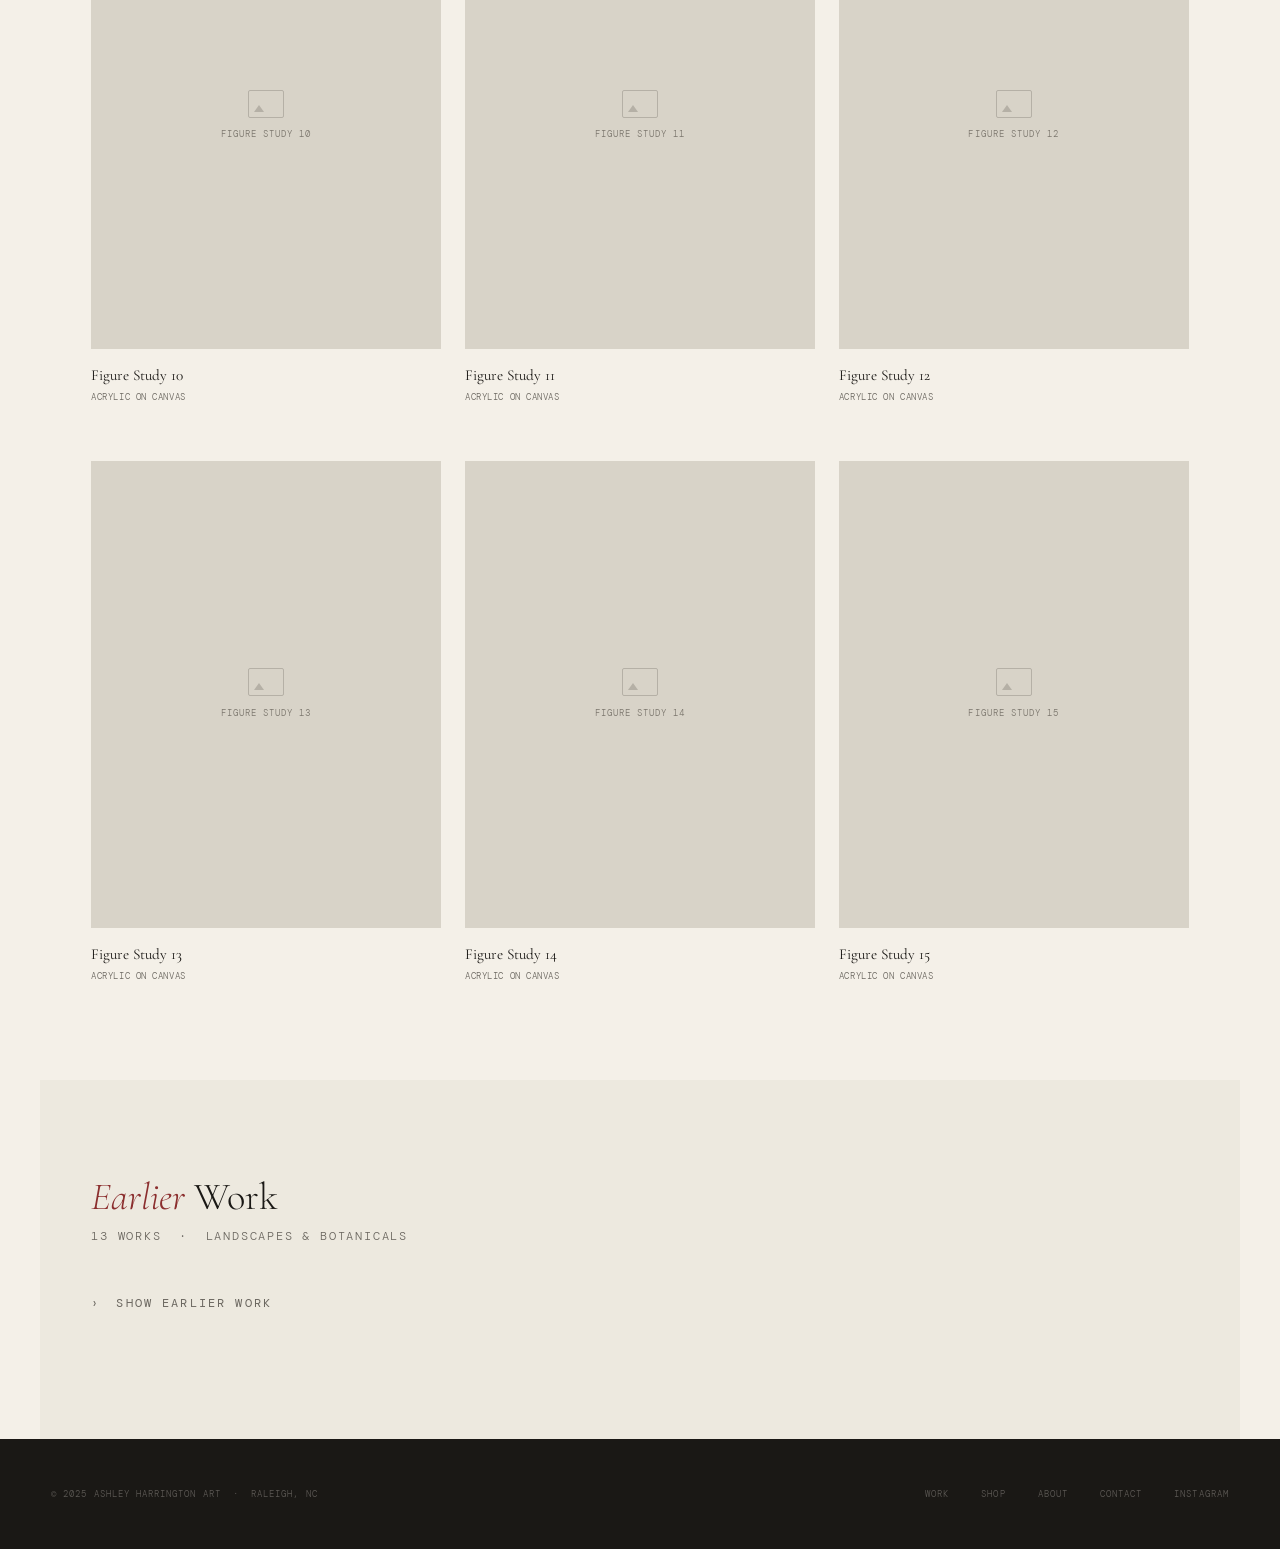
<file: paintings.html>
<!DOCTYPE html>
<html lang="en">
<head>
<meta charset="UTF-8">
<meta name="viewport" content="width=device-width, initial-scale=1.0">
<title>Paintings — Ashley Harrington Art</title>
<meta name="description" content="Original paintings by Ashley Harrington — Blue Figures, Shifting Bodies, and figure studies in acrylic on canvas.">
<link rel="preconnect" href="https://fonts.googleapis.com">
<link href="https://fonts.googleapis.com/css2?family=Cormorant+Garamond:ital,wght@0,300;0,400;1,300;1,400&family=DM+Mono:wght@300;400&display=swap" rel="stylesheet">
<link rel="stylesheet" href="style.css">
<style>
  .page-header {
    padding: 10rem 4vw 4rem;
    background: var(--cream);
  }
  .page-title {
    font-size: clamp(2.8rem, 6vw, 5rem);
    font-weight: 300;
    line-height: 1.05;
    max-width: 18ch;
  }
  .page-title em { font-style: italic; color: var(--accent); }
  .page-desc {
    margin-top: 1.25rem;
    font-size: 1.2rem;
    font-weight: 300;
    color: var(--muted);
    max-width: 52ch;
    line-height: 1.75;
  }

  /* ── SERIES NAV ── */
  .series-nav {
    position: sticky;
    top: 57px;
    z-index: 50;
    background: var(--cream);
    border-bottom: 1px solid var(--border);
    display: flex;
    gap: 0;
    padding: 1em 1.5em 0em 1.5em;
    overflow-x: auto;
  }
  .series-nav a {
    font-family: var(--mono);
    font-size: 0.75rem;
    letter-spacing: 0.15em;
    text-transform: uppercase;
    color: var(--muted);
    text-decoration: none;
    padding: 1rem 1.5rem 0.9rem;
    border-bottom: 2px solid transparent;
    white-space: nowrap;
    transition: color 0.2s, border-color 0.2s;
  }
  .series-nav a:hover { color: var(--ink); }
  .series-nav a.active { color: var(--ink); border-bottom-color: var(--accent); }

  .series-header { 
    margin-bottom: 3rem; 
  }
  .series-title { 
    font-size: clamp(1.8rem, 3vw, 2.6rem); 
    font-weight: 300; 
    line-height: 1.1; 
    margin-bottom: 0.6rem; 
  }
  .series-title em { 
    font-style: italic; 
    color: var(--accent); 
  }
  .series-count { 
    font-family: var(--mono); 
    font-size: 0.75rem; 
    letter-spacing: 0.15em; 
    text-transform: uppercase; 
    color: var(--muted); 
  }
  .series-desc { 
    margin-top: 0.75rem; 
    font-size: 1.1rem; 
    font-weight: 300; 
    color: var(--muted); 
    max-width: 58ch; 
    line-height: 1.75; 
  }
  .series-section.alt-bg { 
    background: var(--light-bg);
  }


  /* ── EARLIER WORK ── */
  .earlier-toggle {
    display: flex;
    align-items: center;
    gap: 1rem;
    cursor: pointer;
    background: none;
    border: none;
    padding: 0;
    margin-bottom: 2rem;
    font-family: var(--mono);
    font-size: 0.75rem;
    letter-spacing: 0.18em;
    text-transform: uppercase;
    color: var(--muted);
    transition: color 0.2s;
  }
  .earlier-toggle:hover { color: var(--ink); }
  .earlier-toggle .toggle-arrow {
    display: inline-block;
    transition: transform 0.3s;
    font-size: 0.75rem;
  }
  .earlier-toggle.open .toggle-arrow { transform: rotate(90deg); }
  .earlier-content { display: none; }
  .earlier-content.open { display: block; }
  .earlier-note {
    font-size: 1.2rem;
    font-weight: 300;
    color: var(--muted);
    font-style: italic;
    max-width: 58ch;
    line-height: 1.75;
    margin-bottom: 2rem;
  }

  /* ── LIGHTBOX ── */
  .lightbox {
    display: none;
    position: fixed;
    inset: 0;
    background: rgba(26,24,21,0.92);
    z-index: 200;
    align-items: center;
    justify-content: center;
    padding: 2rem;
  }
  .lightbox.open { display: flex; }
  .lightbox-inner {
    position: relative;
    max-width: 80vw;
    max-height: 85vh;
    display: flex;
    gap: 3rem;
    align-items: center;
  }
  .lightbox-img {
    max-height: 85vh;
    max-width: 65vw;
    object-fit: contain;
  }
  .lightbox-placeholder {
    width: 90%;
    height: 540px;
    max-width: 65vw;
    max-height: 85vh;
    background: #2e2b28;
    display: flex;
    flex-direction: column;
    align-items: center;
    justify-content: center;
    gap: 0.75rem;
  }
  .lightbox-placeholder span {
    font-family: var(--mono);
    font-size: 0.6rem;
    color: rgba(244,240,232,0.3);
    letter-spacing: 0.12em;
    text-transform: uppercase;
  }
  .lightbox-info { color: var(--cream); min-width: 200px; }
  .lb-title {
    font-size: 1.5rem;
    font-weight: 300;
    margin-bottom: 0.5rem;
  }
  .lb-detail {
    font-family: var(--mono);
    font-size: 0.6rem;
    letter-spacing: 0.1em;
    color: rgba(244,240,232,0.5);
    text-transform: uppercase;
    line-height: 1.8;
  }
  .lb-inquire {
    display: inline-block;
    margin-top: 2rem;
    font-family: var(--mono);
    font-size: 0.6rem;
    letter-spacing: 0.15em;
    text-transform: uppercase;
    color: var(--cream);
    text-decoration: none;
    border-bottom: 1px solid rgba(244,240,232,0.4);
    padding-bottom: 2px;
    transition: border-color 0.2s;
  }
  .lb-inquire:hover { border-color: var(--cream); }
  .lb-close {
    position: absolute;
    top: -2.5rem;
    right: 0;
    background: none;
    border: none;
    color: rgba(244,240,232,0.5);
    font-family: var(--mono);
    font-size: 0.65rem;
    letter-spacing: 0.12em;
    text-transform: uppercase;
    cursor: pointer;
    transition: color 0.2s;
  }
  .lb-close:hover { color: var(--cream); }

  @media (max-width: 1024px) { .gallery-grid { grid-template-columns: repeat(3, 1fr); } }
  @media (max-width: 700px) {
    .gallery-grid, .gallery-grid.three-col { grid-template-columns: repeat(2, 1fr); }
    .series-section, .page-header { padding-left: 5vw; padding-right: 5vw; }
    .lightbox-inner { flex-direction: column; gap: 1.5rem; max-width: 95vw; }
    .lightbox-placeholder { width: 80vw; height: 50vw; }
  }
</style>
</head>
<body>

<nav id="main-nav">
  <a href="index.html" class="nav-name">Ashley Harrington</a>
  <ul class="nav-links">
    <li><a href="paintings.html" class="active">Work</a></li>
    <li><a href="shop.html">Shop</a></li>
    <li><a href="about.html">About</a></li>
    <li><a href="paintings.html#contact">Contact</a></li>
  </ul>
</nav>

<div class="page-header fade-in">
  <h1 class="page-title">Original<br><em>Paintings</em></h1>
  <p class="page-desc">Acrylic on canvas. Built in layers — the subconscious first, then interpretation. Available for purchase and commission.</p>
</div>

<nav class="series-nav" id="series-nav">
  <a href="#blue-figures" class="active">Blue Figures</a>
  <a href="#shifting-bodies">Shifting Bodies</a>
  <a href="#figures">Figures</a>
  <a href="#earlier-work">Earlier Work</a>
</nav>

<!-- BLUE FIGURES -->
<section class="series-section" id="blue-figures">
  <div class="series-header fade-in">
    <h2 class="series-title"><em>Blue</em> Figures</h2>
    <p class="series-count">Series of 12 &nbsp;·&nbsp; Acrylic on canvas</p>
    <p class="series-desc">Figures rendered in deep, meditative blues — exploring the emotional body as it moves between containment and release.</p>
  </div>
  <div class="gallery-grid" id="blue-figures-grid">
    <!-- 12 pieces — replace src="" with your image paths -->
    <div class="work-item fade-in" data-title="Blue Figure 01" data-detail="Acrylic on canvas · Blue Figures series">
      <div class="work-thumb placeholder"><div class="ph-icon"></div><span>Blue Figure 01</span></div>
      <div class="work-meta"><p class="work-title">Blue Figure 01</p><p class="work-detail">Acrylic on canvas</p></div>
    </div>
    <div class="work-item fade-in" style="transition-delay:0.05s" data-title="Blue Figure 02" data-detail="Acrylic on canvas · Blue Figures series">
      <div class="work-thumb placeholder"><div class="ph-icon"></div><span>Blue Figure 02</span></div>
      <div class="work-meta"><p class="work-title">Blue Figure 02</p><p class="work-detail">Acrylic on canvas</p></div>
    </div>
    <div class="work-item fade-in" style="transition-delay:0.1s" data-title="Blue Figure 03" data-detail="Acrylic on canvas · Blue Figures series">
      <div class="work-thumb placeholder"><div class="ph-icon"></div><span>Blue Figure 03</span></div>
      <div class="work-meta"><p class="work-title">Blue Figure 03</p><p class="work-detail">Acrylic on canvas</p></div>
    </div>
    <div class="work-item fade-in" style="transition-delay:0.15s" data-title="Blue Figure 04" data-detail="Acrylic on canvas · Blue Figures series">
      <div class="work-thumb placeholder"><div class="ph-icon"></div><span>Blue Figure 04</span></div>
      <div class="work-meta"><p class="work-title">Blue Figure 04</p><p class="work-detail">Acrylic on canvas</p></div>
    </div>
    <div class="work-item fade-in" data-title="Blue Figure 05" data-detail="Acrylic on canvas · Blue Figures series">
      <div class="work-thumb placeholder"><div class="ph-icon"></div><span>Blue Figure 05</span></div>
      <div class="work-meta"><p class="work-title">Blue Figure 05</p><p class="work-detail">Acrylic on canvas</p></div>
    </div>
    <div class="work-item fade-in" style="transition-delay:0.05s" data-title="Blue Figure 06" data-detail="Acrylic on canvas · Blue Figures series">
      <div class="work-thumb placeholder"><div class="ph-icon"></div><span>Blue Figure 06</span></div>
      <div class="work-meta"><p class="work-title">Blue Figure 06</p><p class="work-detail">Acrylic on canvas</p></div>
    </div>
    <div class="work-item fade-in" style="transition-delay:0.1s" data-title="Blue Figure 07" data-detail="Acrylic on canvas · Blue Figures series">
      <div class="work-thumb placeholder"><div class="ph-icon"></div><span>Blue Figure 07</span></div>
      <div class="work-meta"><p class="work-title">Blue Figure 07</p><p class="work-detail">Acrylic on canvas</p></div>
    </div>
    <div class="work-item fade-in" style="transition-delay:0.15s" data-title="Blue Figure 08" data-detail="Acrylic on canvas · Blue Figures series">
      <div class="work-thumb placeholder"><div class="ph-icon"></div><span>Blue Figure 08</span></div>
      <div class="work-meta"><p class="work-title">Blue Figure 08</p><p class="work-detail">Acrylic on canvas</p></div>
    </div>
    <div class="work-item fade-in" data-title="Blue Figure 09" data-detail="Acrylic on canvas · Blue Figures series">
      <div class="work-thumb placeholder"><div class="ph-icon"></div><span>Blue Figure 09</span></div>
      <div class="work-meta"><p class="work-title">Blue Figure 09</p><p class="work-detail">Acrylic on canvas</p></div>
    </div>
    <div class="work-item fade-in" style="transition-delay:0.05s" data-title="Blue Figure 10" data-detail="Acrylic on canvas · Blue Figures series">
      <div class="work-thumb placeholder"><div class="ph-icon"></div><span>Blue Figure 10</span></div>
      <div class="work-meta"><p class="work-title">Blue Figure 10</p><p class="work-detail">Acrylic on canvas</p></div>
    </div>
    <div class="work-item fade-in" style="transition-delay:0.1s" data-title="Blue Figure 11" data-detail="Acrylic on canvas · Blue Figures series">
      <div class="work-thumb placeholder"><div class="ph-icon"></div><span>Blue Figure 11</span></div>
      <div class="work-meta"><p class="work-title">Blue Figure 11</p><p class="work-detail">Acrylic on canvas</p></div>
    </div>
    <div class="work-item fade-in" style="transition-delay:0.15s" data-title="Blue Figure 12" data-detail="Acrylic on canvas · Blue Figures series">
      <div class="work-thumb placeholder"><div class="ph-icon"></div><span>Blue Figure 12</span></div>
      <div class="work-meta"><p class="work-title">Blue Figure 12</p><p class="work-detail">Acrylic on canvas</p></div>
    </div>
  </div>
</section>

<!-- SHIFTING BODIES -->
<section class="series-section alt-bg" id="shifting-bodies">
  <div class="series-header fade-in">
    <h2 class="series-title">Shifting <em>Bodies</em></h2>
    <p class="series-count">Series of 12 &nbsp;·&nbsp; Acrylic on canvas &nbsp;·&nbsp; 2023</p>
    <p class="series-desc">Funded by a United Arts Council grant — this series examines the body in flux, shaped by forces both internal and cultural. Exhibited at a solo pop-up in Raleigh, 2023.</p>
  </div>
  <div class="gallery-grid" id="shifting-bodies-grid">
    <div class="work-item fade-in" data-title="Shifting Bodies 01" data-detail="Acrylic on canvas · Shifting Bodies series · 2023">
      <div class="work-thumb">
        <img src="images/Ashley-Harrington-Lost-in-Silence-Painting.webp" alt="Shifting Bodies 01 - original painting by Ashley Harrington">
      </div>
    <div class="work-meta"><p class="work-title">Lost in Silence</p><p class="work-detail">30x40 Acrylic on Canvas · 2023</p></div>
    </div>
    <div class="work-item fade-in" style="transition-delay:0.05s" data-title="Shifting Bodies 02" data-detail="Acrylic on canvas · Shifting Bodies series · 2023">
      <div class="work-thumb placeholder"><div class="ph-icon"></div><span>Shifting Bodies 02</span></div>
      <div class="work-meta"><p class="work-title">Shifting Bodies 02</p><p class="work-detail">Acrylic on canvas · 2023</p></div>
    </div>
    <div class="work-item fade-in" style="transition-delay:0.1s" data-title="Shifting Bodies 03" data-detail="Acrylic on canvas · Shifting Bodies series · 2023">
      <div class="work-thumb placeholder"><div class="ph-icon"></div><span>Shifting Bodies 03</span></div>
      <div class="work-meta"><p class="work-title">Shifting Bodies 03</p><p class="work-detail">Acrylic on canvas · 2023</p></div>
    </div>
    <div class="work-item fade-in" style="transition-delay:0.15s" data-title="Shifting Bodies 04" data-detail="Acrylic on canvas · Shifting Bodies series · 2023">
      <div class="work-thumb placeholder"><div class="ph-icon"></div><span>Shifting Bodies 04</span></div>
      <div class="work-meta"><p class="work-title">Shifting Bodies 04</p><p class="work-detail">Acrylic on canvas · 2023</p></div>
    </div>
    <div class="work-item fade-in" data-title="Shifting Bodies 05" data-detail="Acrylic on canvas · Shifting Bodies series · 2023">
      <div class="work-thumb placeholder"><div class="ph-icon"></div><span>Shifting Bodies 05</span></div>
      <div class="work-meta"><p class="work-title">Shifting Bodies 05</p><p class="work-detail">Acrylic on canvas · 2023</p></div>
    </div>
    <div class="work-item fade-in" style="transition-delay:0.05s" data-title="Shifting Bodies 06" data-detail="Acrylic on canvas · Shifting Bodies series · 2023">
      <div class="work-thumb placeholder"><div class="ph-icon"></div><span>Shifting Bodies 06</span></div>
      <div class="work-meta"><p class="work-title">Shifting Bodies 06</p><p class="work-detail">Acrylic on canvas · 2023</p></div>
    </div>
    <div class="work-item fade-in" style="transition-delay:0.1s" data-title="Shifting Bodies 07" data-detail="Acrylic on canvas · Shifting Bodies series · 2023">
      <div class="work-thumb placeholder"><div class="ph-icon"></div><span>Shifting Bodies 07</span></div>
      <div class="work-meta"><p class="work-title">Shifting Bodies 07</p><p class="work-detail">Acrylic on canvas · 2023</p></div>
    </div>
    <div class="work-item fade-in" style="transition-delay:0.15s" data-title="Shifting Bodies 08" data-detail="Acrylic on canvas · Shifting Bodies series · 2023">
      <div class="work-thumb placeholder"><div class="ph-icon"></div><span>Shifting Bodies 08</span></div>
      <div class="work-meta"><p class="work-title">Shifting Bodies 08</p><p class="work-detail">Acrylic on canvas · 2023</p></div>
    </div>
    <div class="work-item fade-in" data-title="Shifting Bodies 09" data-detail="Acrylic on canvas · Shifting Bodies series · 2023">
      <div class="work-thumb placeholder"><div class="ph-icon"></div><span>Shifting Bodies 09</span></div>
      <div class="work-meta"><p class="work-title">Shifting Bodies 09</p><p class="work-detail">Acrylic on canvas · 2023</p></div>
    </div>
    <div class="work-item fade-in" style="transition-delay:0.05s" data-title="Shifting Bodies 10" data-detail="Acrylic on canvas · Shifting Bodies series · 2023">
      <div class="work-thumb placeholder"><div class="ph-icon"></div><span>Shifting Bodies 10</span></div>
      <div class="work-meta"><p class="work-title">Shifting Bodies 10</p><p class="work-detail">Acrylic on canvas · 2023</p></div>
    </div>
    <div class="work-item fade-in" style="transition-delay:0.1s" data-title="Shifting Bodies 11" data-detail="Acrylic on canvas · Shifting Bodies series · 2023">
      <div class="work-thumb placeholder"><div class="ph-icon"></div><span>Shifting Bodies 11</span></div>
      <div class="work-meta"><p class="work-title">Shifting Bodies 11</p><p class="work-detail">Acrylic on canvas · 2023</p></div>
    </div>
    <div class="work-item fade-in" style="transition-delay:0.15s" data-title="Shifting Bodies 12" data-detail="Acrylic on canvas · Shifting Bodies series · 2023">
      <div class="work-thumb placeholder"><div class="ph-icon"></div><span>Shifting Bodies 12</span></div>
      <div class="work-meta"><p class="work-title">Shifting Bodies 12</p><p class="work-detail">Acrylic on canvas · 2023</p></div>
    </div>
  </div>
</section>

<!-- FIGURES -->
<section class="series-section" id="figures">
  <div class="series-header fade-in">
    <h2 class="series-title">The <em>Figures</em></h2>
    <p class="series-count">15 works &nbsp;·&nbsp; Acrylic on canvas &nbsp;·&nbsp; 2021–2024</p>
    <p class="series-desc">Individual figure studies that sit outside the named series — each one a separate inquiry into form, emotion, and presence.</p>
  </div>
  <div class="gallery-grid" id="figures-grid">
    <div class="work-item fade-in" data-title="Figure Study 01" data-detail="Acrylic on canvas · 2021–2024">
      <div class="work-thumb placeholder"><div class="ph-icon"></div><span>Figure Study 01</span></div>
      <div class="work-meta"><p class="work-title">Figure Study 01</p><p class="work-detail">Acrylic on canvas</p></div>
    </div>
    <div class="work-item fade-in" style="transition-delay:0.05s" data-title="Figure Study 02" data-detail="Acrylic on canvas · 2021–2024">
      <div class="work-thumb placeholder"><div class="ph-icon"></div><span>Figure Study 02</span></div>
      <div class="work-meta"><p class="work-title">Figure Study 02</p><p class="work-detail">Acrylic on canvas</p></div>
    </div>
    <div class="work-item fade-in" style="transition-delay:0.1s" data-title="Figure Study 03" data-detail="Acrylic on canvas · 2021–2024">
      <div class="work-thumb placeholder"><div class="ph-icon"></div><span>Figure Study 03</span></div>
      <div class="work-meta"><p class="work-title">Figure Study 03</p><p class="work-detail">Acrylic on canvas</p></div>
    </div>
    <div class="work-item fade-in" style="transition-delay:0.15s" data-title="Figure Study 04" data-detail="Acrylic on canvas · 2021–2024">
      <div class="work-thumb placeholder"><div class="ph-icon"></div><span>Figure Study 04</span></div>
      <div class="work-meta"><p class="work-title">Figure Study 04</p><p class="work-detail">Acrylic on canvas</p></div>
    </div>
    <div class="work-item fade-in" data-title="Blue Sass" data-detail="Acrylic on canvas · 2021 · Private collection">
      <div class="work-thumb placeholder"><div class="ph-icon"></div><span>Blue Sass</span></div>
      <div class="work-meta"><p class="work-title">Blue Sass</p><p class="work-detail">Acrylic on canvas · 2021</p></div>
    </div>
    <div class="work-item fade-in" style="transition-delay:0.05s" data-title="Pretty in Pink" data-detail="Acrylic on canvas · 2021 · Private collection">
      <div class="work-thumb placeholder"><div class="ph-icon"></div><span>Pretty in Pink</span></div>
      <div class="work-meta"><p class="work-title">Pretty in Pink</p><p class="work-detail">Acrylic on canvas · 2021</p></div>
    </div>
    <div class="work-item fade-in" style="transition-delay:0.1s" data-title="Moments Between the Lines" data-detail="Acrylic on canvas · 2021 · Private collection">
      <div class="work-thumb placeholder"><div class="ph-icon"></div><span>Moments Between the Lines</span></div>
      <div class="work-meta"><p class="work-title">Moments Between the Lines</p><p class="work-detail">Acrylic on canvas · 2021</p></div>
    </div>
    <div class="work-item fade-in" style="transition-delay:0.15s" data-title="Stir It Up / With a Twist" data-detail="Diptych · Acrylic on canvas · 2021 · Private collection">
      <div class="work-thumb placeholder"><div class="ph-icon"></div><span>Stir It Up / With a Twist</span></div>
      <div class="work-meta"><p class="work-title">Stir It Up &amp; With a Twist</p><p class="work-detail">Diptych · Acrylic on canvas · 2021</p></div>
    </div>
    <div class="work-item fade-in" data-title="Figure Study 09" data-detail="Acrylic on canvas">
      <div class="work-thumb placeholder"><div class="ph-icon"></div><span>Figure Study 09</span></div>
      <div class="work-meta"><p class="work-title">Figure Study 09</p><p class="work-detail">Acrylic on canvas</p></div>
    </div>
    <div class="work-item fade-in" style="transition-delay:0.05s" data-title="Figure Study 10" data-detail="Acrylic on canvas">
      <div class="work-thumb placeholder"><div class="ph-icon"></div><span>Figure Study 10</span></div>
      <div class="work-meta"><p class="work-title">Figure Study 10</p><p class="work-detail">Acrylic on canvas</p></div>
    </div>
    <div class="work-item fade-in" style="transition-delay:0.1s" data-title="Figure Study 11" data-detail="Acrylic on canvas">
      <div class="work-thumb placeholder"><div class="ph-icon"></div><span>Figure Study 11</span></div>
      <div class="work-meta"><p class="work-title">Figure Study 11</p><p class="work-detail">Acrylic on canvas</p></div>
    </div>
    <div class="work-item fade-in" style="transition-delay:0.15s" data-title="Figure Study 12" data-detail="Acrylic on canvas">
      <div class="work-thumb placeholder"><div class="ph-icon"></div><span>Figure Study 12</span></div>
      <div class="work-meta"><p class="work-title">Figure Study 12</p><p class="work-detail">Acrylic on canvas</p></div>
    </div>
    <div class="work-item fade-in" data-title="Figure Study 13" data-detail="Acrylic on canvas">
      <div class="work-thumb placeholder"><div class="ph-icon"></div><span>Figure Study 13</span></div>
      <div class="work-meta"><p class="work-title">Figure Study 13</p><p class="work-detail">Acrylic on canvas</p></div>
    </div>
    <div class="work-item fade-in" style="transition-delay:0.05s" data-title="Figure Study 14" data-detail="Acrylic on canvas">
      <div class="work-thumb placeholder"><div class="ph-icon"></div><span>Figure Study 14</span></div>
      <div class="work-meta"><p class="work-title">Figure Study 14</p><p class="work-detail">Acrylic on canvas</p></div>
    </div>
    <div class="work-item fade-in" style="transition-delay:0.1s" data-title="Figure Study 15" data-detail="Acrylic on canvas">
      <div class="work-thumb placeholder"><div class="ph-icon"></div><span>Figure Study 15</span></div>
      <div class="work-meta"><p class="work-title">Figure Study 15</p><p class="work-detail">Acrylic on canvas</p></div>
    </div>
  </div>
</section>

<!-- EARLIER WORK -->
<section class="series-section alt-bg" id="earlier-work">
  <div class="series-header fade-in">
    <h2 class="series-title"><em>Earlier</em> Work</h2>
    <p class="series-count">13 works &nbsp;·&nbsp; Landscapes &amp; Botanicals</p>
  </div>
  <button class="earlier-toggle fade-in" id="earlier-toggle">
    <span class="toggle-arrow">›</span>
    <span>Show earlier work</span>
  </button>
  <div class="earlier-content" id="earlier-content">
    <p class="earlier-note">These landscape and botanical paintings mark the beginning of the practice — the foundation that made the deeper figurative work possible.</p>
    <div class="gallery-grid three-col" id="earlier-grid">
      <div class="work-item fade-in" data-title="Landscape 01" data-detail="Acrylic on canvas · Earlier work">
        <div class="work-thumb placeholder"><div class="ph-icon"></div><span>Landscape 01</span></div>
        <div class="work-meta"><p class="work-title">Landscape 01</p><p class="work-detail">Acrylic on canvas</p></div>
      </div>
      <div class="work-item fade-in" style="transition-delay:0.05s" data-title="Landscape 02" data-detail="Acrylic on canvas · Earlier work">
        <div class="work-thumb placeholder"><div class="ph-icon"></div><span>Landscape 02</span></div>
        <div class="work-meta"><p class="work-title">Landscape 02</p><p class="work-detail">Acrylic on canvas</p></div>
      </div>
      <div class="work-item fade-in" style="transition-delay:0.1s" data-title="Botanical 01" data-detail="Acrylic on canvas · Earlier work">
        <div class="work-thumb placeholder"><div class="ph-icon"></div><span>Botanical 01</span></div>
        <div class="work-meta"><p class="work-title">Botanical 01</p><p class="work-detail">Acrylic on canvas</p></div>
      </div>
      <div class="work-item fade-in" data-title="Botanical 02" data-detail="Acrylic on canvas · Earlier work">
        <div class="work-thumb placeholder"><div class="ph-icon"></div><span>Botanical 02</span></div>
        <div class="work-meta"><p class="work-title">Botanical 02</p><p class="work-detail">Acrylic on canvas</p></div>
      </div>
      <div class="work-item fade-in" style="transition-delay:0.05s" data-title="Lost in Nature" data-detail="Acrylic on canvas · Duke University Hospital · 2021">
        <div class="work-thumb placeholder"><div class="ph-icon"></div><span>Lost in Nature</span></div>
        <div class="work-meta"><p class="work-title">Lost in Nature</p><p class="work-detail">Acrylic on canvas · 2021</p></div>
      </div>
      <div class="work-item fade-in" style="transition-delay:0.1s" data-title="Landscape 03" data-detail="Acrylic on canvas · Earlier work">
        <div class="work-thumb placeholder"><div class="ph-icon"></div><span>Landscape 03</span></div>
        <div class="work-meta"><p class="work-title">Landscape 03</p><p class="work-detail">Acrylic on canvas</p></div>
      </div>
      <div class="work-item fade-in" data-title="Botanical 03" data-detail="Acrylic on canvas · Earlier work">
        <div class="work-thumb placeholder"><div class="ph-icon"></div><span>Botanical 03</span></div>
        <div class="work-meta"><p class="work-title">Botanical 03</p><p class="work-detail">Acrylic on canvas</p></div>
      </div>
      <div class="work-item fade-in" style="transition-delay:0.05s" data-title="Landscape 04" data-detail="Acrylic on canvas · Earlier work">
        <div class="work-thumb placeholder"><div class="ph-icon"></div><span>Landscape 04</span></div>
        <div class="work-meta"><p class="work-title">Landscape 04</p><p class="work-detail">Acrylic on canvas</p></div>
      </div>
      <div class="work-item fade-in" style="transition-delay:0.1s" data-title="Sunflower Series" data-detail="Acrylic on canvas · Commission · 2024">
        <div class="work-thumb placeholder"><div class="ph-icon"></div><span>Sunflower Series</span></div>
        <div class="work-meta"><p class="work-title">Sunflower Series</p><p class="work-detail">Acrylic on canvas · Commission · 2024</p></div>
      </div>
      <div class="work-item fade-in" data-title="Botanical 04" data-detail="Acrylic on canvas · Earlier work">
        <div class="work-thumb placeholder"><div class="ph-icon"></div><span>Botanical 04</span></div>
        <div class="work-meta"><p class="work-title">Botanical 04</p><p class="work-detail">Acrylic on canvas</p></div>
      </div>
      <div class="work-item fade-in" style="transition-delay:0.05s" data-title="Landscape 05" data-detail="Acrylic on canvas · Earlier work">
        <div class="work-thumb placeholder"><div class="ph-icon"></div><span>Landscape 05</span></div>
        <div class="work-meta"><p class="work-title">Landscape 05</p><p class="work-detail">Acrylic on canvas</p></div>
      </div>
      <div class="work-item fade-in" style="transition-delay:0.1s" data-title="Landscape 06" data-detail="Acrylic on canvas · Earlier work">
        <div class="work-thumb placeholder"><div class="ph-icon"></div><span>Landscape 06</span></div>
        <div class="work-meta"><p class="work-title">Landscape 06</p><p class="work-detail">Acrylic on canvas</p></div>
      </div>
      <div class="work-item fade-in" style="transition-delay:0.15s" data-title="Botanical 05" data-detail="Acrylic on canvas · Earlier work">
        <div class="work-thumb placeholder"><div class="ph-icon"></div><span>Botanical 05</span></div>
        <div class="work-meta"><p class="work-title">Botanical 05</p><p class="work-detail">Acrylic on canvas</p></div>
      </div>
    </div>
  </div>
</section>

<!-- LIGHTBOX -->
<div class="lightbox" id="lightbox">
  <div class="lightbox-inner">
    <button class="lb-close" id="lb-close">✕ Close</button>
    <div class="lightbox-placeholder" id="lb-image">
      <div class="ph-icon" style="width:50px;height:40px;border-color:#4a4742"></div>
      <span>Artwork</span>
    </div>
    <div class="lightbox-info">
      <p class="lb-title" id="lb-title">Title</p>
      <p class="lb-detail" id="lb-detail">Detail</p>
      <a href="mailto:hello@ashleyharringtonart.com" class="lb-inquire">Inquire about this work</a>
    </div>
  </div>
</div>

<footer>
  <p>© 2025 Ashley Harrington Art &nbsp;·&nbsp; Raleigh, NC</p>
  <nav class="footer-links">
    <a href="paintings.html">Work</a>
    <a href="shop.html">Shop</a>
    <a href="about.html">About</a>
    <a href="mailto:hello@ashleyharringtonart.com">Contact</a>
    <a href="https://www.instagram.com/ashleyharringtonart" target="_blank" rel="noopener">Instagram</a>
  </nav>
</footer>

<script>
  // Nav scroll
  const nav = document.getElementById('main-nav');
  window.addEventListener('scroll', () => { nav.classList.toggle('scrolled', window.scrollY > 30); });

  // Fade-in
  const observer = new IntersectionObserver((entries) => {
    entries.forEach(e => { if (e.isIntersecting) { e.target.classList.add('visible'); observer.unobserve(e.target); } });
  }, { threshold: 0.06, rootMargin: '0px 0px -20px 0px' });
  document.querySelectorAll('.fade-in').forEach(el => observer.observe(el));

  // Series nav active state
  const sections = document.querySelectorAll('.series-section');
  const navLinks = document.querySelectorAll('.series-nav a');
  const seriesObserver = new IntersectionObserver((entries) => {
    entries.forEach(e => {
      if (e.isIntersecting) {
        navLinks.forEach(a => a.classList.remove('active'));
        const active = document.querySelector(`.series-nav a[href="#${e.target.id}"]`);
        if (active) active.classList.add('active');
      }
    });
  }, { rootMargin: '-40% 0px -40% 0px' });
  sections.forEach(s => seriesObserver.observe(s));

  // Earlier work toggle
  const toggle = document.getElementById('earlier-toggle');
  const content = document.getElementById('earlier-content');
  toggle.addEventListener('click', () => {
    toggle.classList.toggle('open');
    content.classList.toggle('open');
    const label = toggle.querySelector('span:last-child');
    label.textContent = content.classList.contains('open') ? 'Hide earlier work' : 'Show earlier work';
  });

 // ── REPAIRED LIGHTBOX ARCHITECTURE ──
  const lightbox = document.getElementById('lightbox');
  const lbImageContainer = document.getElementById('lb-image');
  const lbTitle = document.getElementById('lb-title');
  const lbDetail = document.getElementById('lb-detail');

  document.querySelectorAll('.work-item').forEach(item => {
    item.addEventListener('click', () => {
      // 1. Grab the metadata cleanly from the outer .work-item wrapper data attributes
      const titleText = item.getAttribute('data-title') || 'Untitled';
      const detailText = item.getAttribute('data-detail') || '';
      
      // 2. Safely extract the real image file path from the image tag inside this card
      const clickedImg = item.querySelector('img');
      const imgSrc = clickedImg ? clickedImg.getAttribute('src') : '';
      const imgAlt = clickedImg ? clickedImg.getAttribute('alt') : 'Fine Art Canvas';

      // 3. Inject the real image element or fallback to placeholder if image file is missing
      if (imgSrc) {
        lbImageContainer.innerHTML = `<img src="${imgSrc}" alt="${imgAlt}" class="lightbox-img">`;
      } else {
        lbImageContainer.innerHTML = `
          <div class="ph-icon" style="width:50px;height:40px;border-color:#4a4742"></div>
          <span>Artwork Image Missing</span>
        `;
      }

      // 4. Inject the text details seamlessly into the layout fields
      lbTitle.textContent = titleText;
      lbDetail.textContent = detailText;
      
      // 5. Open the modal screen portal and lock body scrolling background shifts
      lightbox.classList.add('open');
      document.body.style.overflow = 'hidden';
    });
  });

  // ── LIGHTBOX CLOSING UTILITIES ──
  document.getElementById('lb-close').addEventListener('click', closeLightbox);
  lightbox.addEventListener('click', e => { if (e.target === lightbox) closeLightbox(); });
  document.addEventListener('keydown', e => { if (e.key === 'Escape') closeLightbox(); });
  
  function closeLightbox() { 
    lightbox.classList.remove('open'); 
    document.body.style.overflow = ''; 
  }

</script>
</body>
</html>
</file>
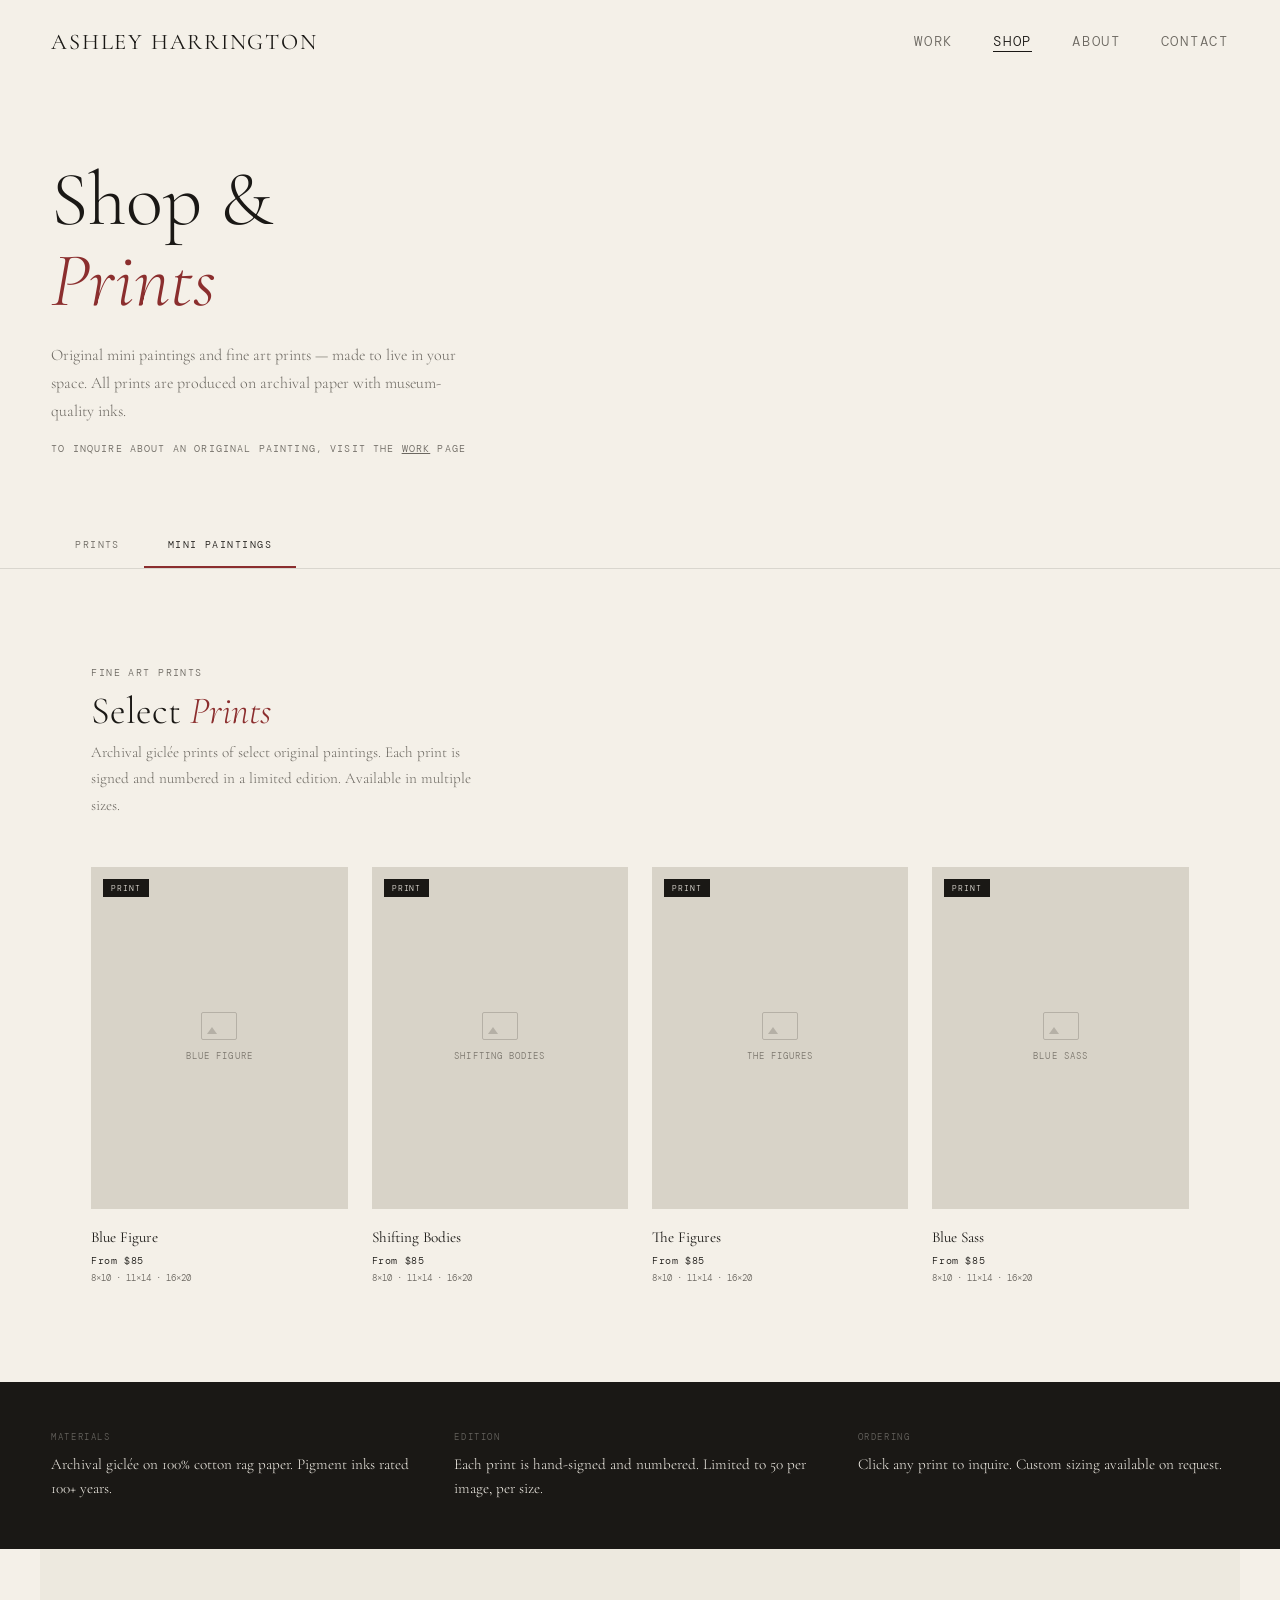
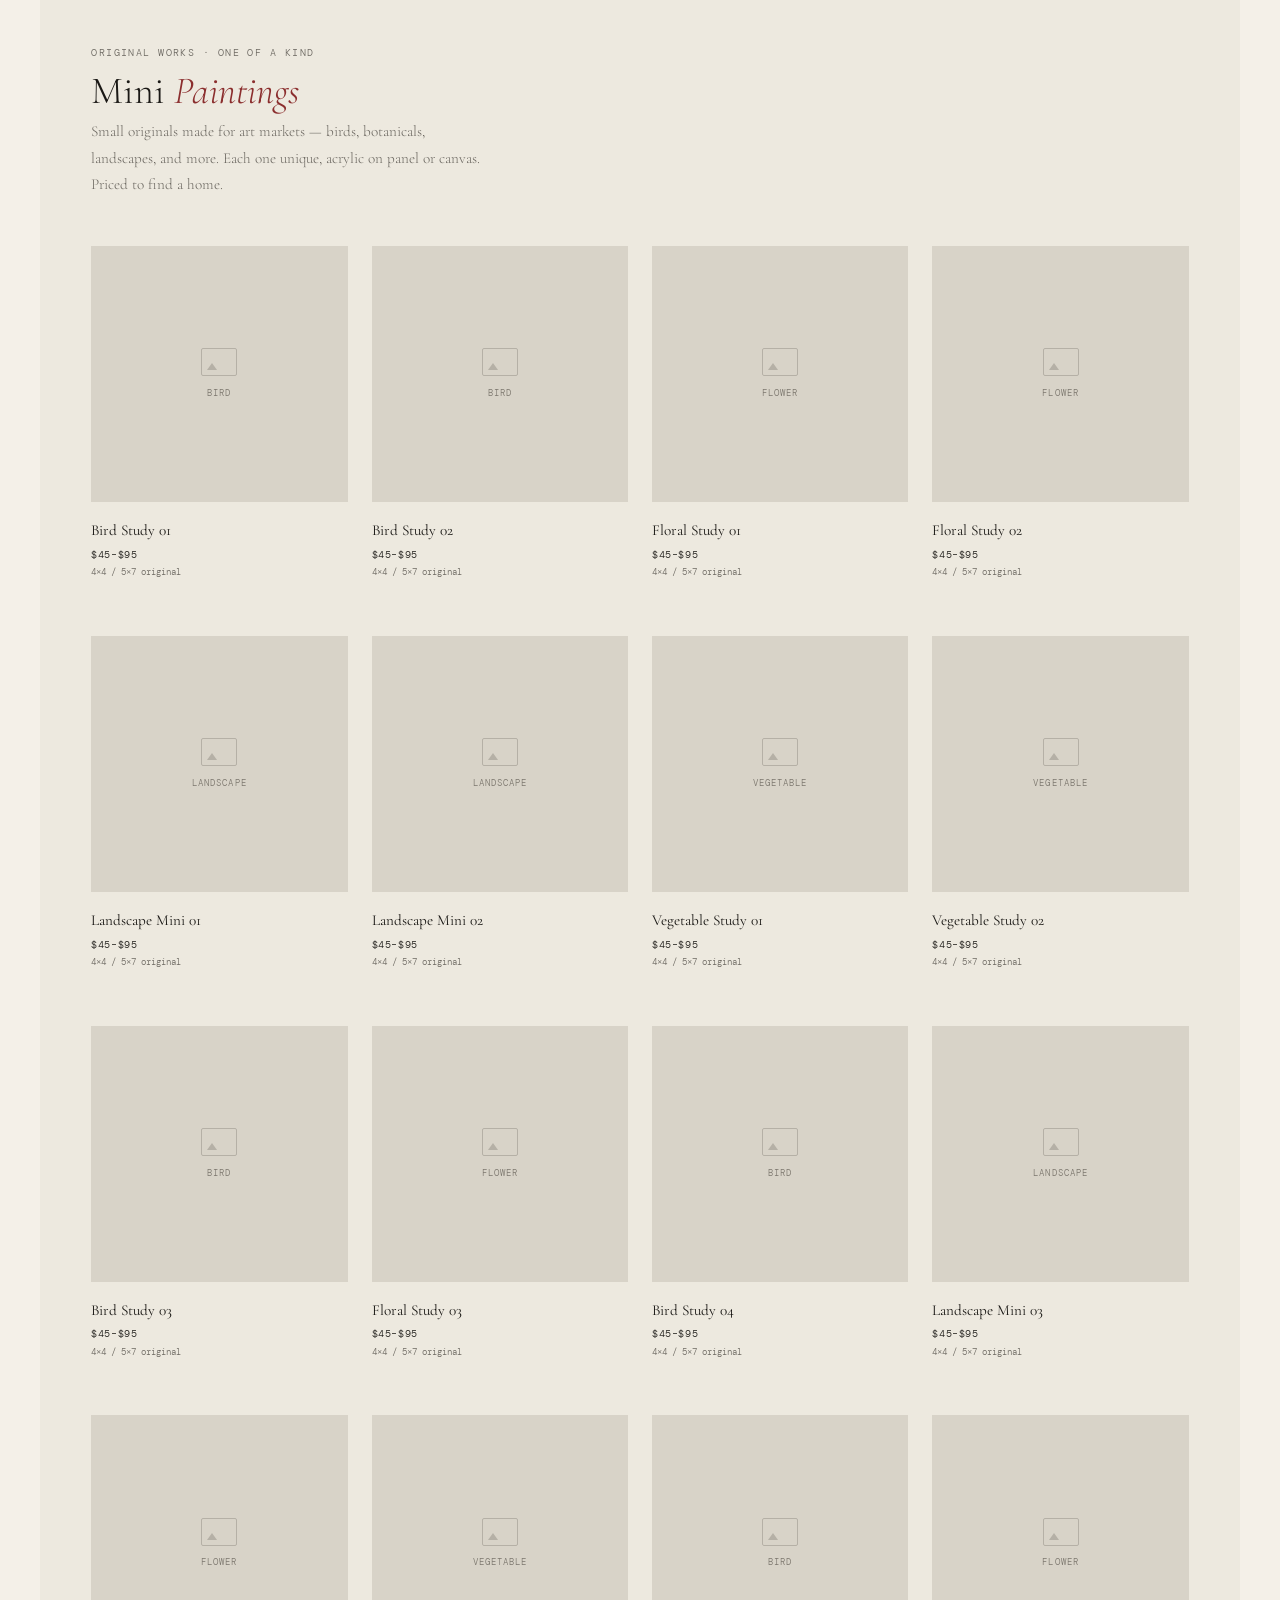
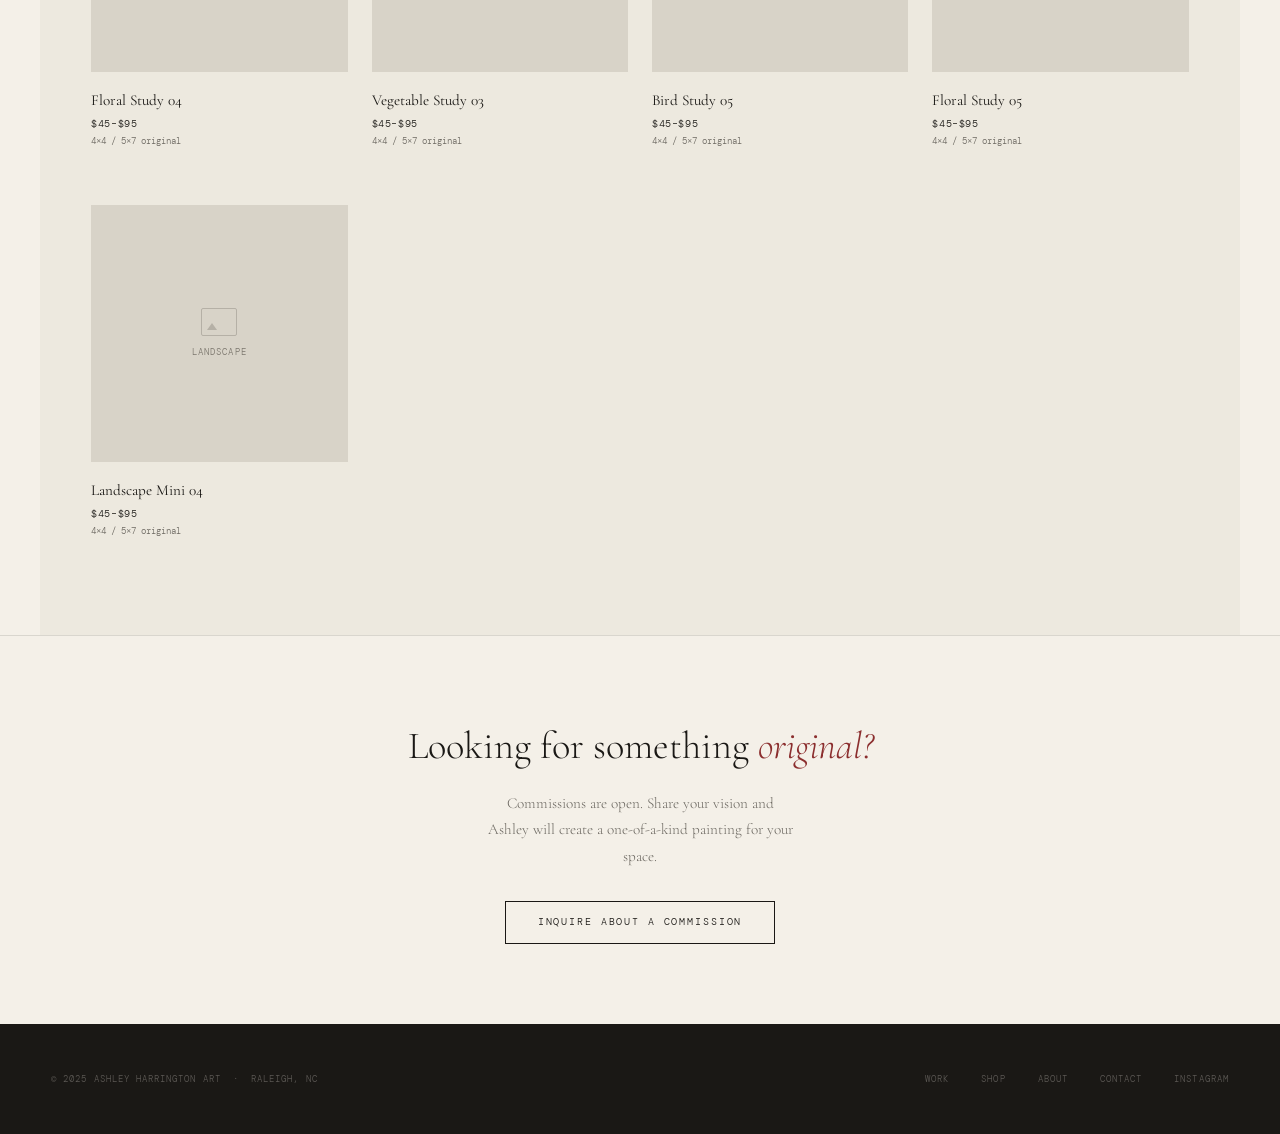
<file: shop.html>
<!DOCTYPE html>
<html lang="en">
<head>
<meta charset="UTF-8">
<meta name="viewport" content="width=device-width, initial-scale=1.0">
<title>Shop — Ashley Harrington Art</title>
<meta name="description" content="Prints and original mini paintings by Ashley Harrington. Available to purchase online.">
<link rel="preconnect" href="https://fonts.googleapis.com">
<link href="https://fonts.googleapis.com/css2?family=Cormorant+Garamond:ital,wght@0,300;0,400;1,300;1,400&family=DM+Mono:wght@300;400&display=swap" rel="stylesheet">
<link rel="stylesheet" href="style.css">
<style>
  .page-header {
    padding: 10rem 4vw 4rem;
    background: var(--cream);
  }
  .page-title {
    font-size: clamp(2.8rem, 6vw, 5rem);
    font-weight: 300;
    line-height: 1.05;
  }
  .page-title em { font-style: italic; color: var(--accent); }
  .page-desc {
    margin-top: 1.25rem;
    font-size: 1rem;
    font-weight: 300;
    color: var(--muted);
    max-width: 52ch;
    line-height: 1.75;
  }
  .shop-note {
    margin-top: 1rem;
    font-family: var(--mono);
    font-size: 0.6rem;
    letter-spacing: 0.12em;
    color: var(--muted);
    text-transform: uppercase;
  }

  /* ── SHOP TABS ── */
  .shop-tabs {
    position: sticky;
    top: 57px;
    z-index: 50;
    background: var(--cream);
    border-bottom: 1px solid var(--border);
    display: flex;
    padding: 0 4vw;
  }
  .shop-tabs a {
    font-family: var(--mono);
    font-size: 0.6rem;
    letter-spacing: 0.15em;
    text-transform: uppercase;
    color: var(--muted);
    text-decoration: none;
    padding: 1rem 1.5rem 0.9rem;
    border-bottom: 2px solid transparent;
    transition: color 0.2s, border-color 0.2s;
  }
  .shop-tabs a:hover { color: var(--ink); }
  .shop-tabs a.active { color: var(--ink); border-bottom-color: var(--accent); }

  /* ── SHOP SECTION ── */
 
  .shop-section.alt-bg { background: var(--light-bg); }

  .shop-section-header { margin-bottom: 3rem; }
  .shop-section-title {
    font-size: clamp(1.8rem, 3vw, 2.4rem);
    font-weight: 300;
    line-height: 1.1;
    margin-bottom: 0.4rem;
  }
  .shop-section-title em { font-style: italic; color: var(--accent); }
  .shop-section-sub {
    font-family: var(--mono);
    font-size: 0.6rem;
    letter-spacing: 0.15em;
    text-transform: uppercase;
    color: var(--muted);
    margin-bottom: 0.6rem;
  }
  .shop-section-desc {
    font-size: 0.95rem;
    font-weight: 300;
    color: var(--muted);
    max-width: 56ch;
    line-height: 1.75;
  }

  /* ── SHOP GRID ── */

  .shop-badge {
    position: absolute;
    top: 0.75rem;
    left: 0.75rem;
    background: var(--ink);
    color: var(--cream);
    font-family: var(--mono);
    font-size: 0.5rem;
    letter-spacing: 0.12em;
    text-transform: uppercase;
    padding: 3px 8px;
  }

  /* ── PRINTS INFO STRIP ── */
  .prints-info {
    background: var(--ink);
    color: var(--cream);
    padding: 3rem 4vw;
    display: grid;
    grid-template-columns: repeat(3, 1fr);
    gap: 2rem;
  }
  .info-block {}
  .info-label {
    font-family: var(--mono);
    font-size: 0.55rem;
    letter-spacing: 0.18em;
    text-transform: uppercase;
    color: rgba(244,240,232,0.35);
    margin-bottom: 0.5rem;
  }
  .info-text { font-size: 0.95rem; font-weight: 300; line-height: 1.6; }

  /* ── COMMISSIONS CTA ── */
  .commissions-cta {
    background: var(--cream);
    padding: 5rem 4vw;
    text-align: center;
    border-top: 1px solid var(--border);
  }
  .commissions-cta h2 {
    font-size: clamp(1.8rem, 3vw, 2.6rem);
    font-weight: 300;
    margin-bottom: 0.75rem;
  }
  .commissions-cta h2 em { font-style: italic; color: var(--accent); }
  .commissions-cta p {
    font-size: 0.95rem;
    font-weight: 300;
    color: var(--muted);
    max-width: 44ch;
    line-height: 1.75;
    margin: 0 auto 2rem;
  }
  .btn-outline {
    display: inline-block;
    font-family: var(--mono);
    font-size: 0.65rem;
    letter-spacing: 0.18em;
    text-transform: uppercase;
    color: var(--ink);
    text-decoration: none;
    border: 1px solid var(--ink);
    padding: 0.75rem 2rem;
    transition: background 0.2s, color 0.2s;
  }
  .btn-outline:hover { 
    background: var(--ink); 
    color: var(--cream); 
  }

  /* ── LIGHTBOX ── */
  .lightbox {
    display: none; 
    position: fixed; 
    inset: 0;
    background: rgba(26,24,21,0.92); 
    z-index: 200;
    align-items: center; 
    justify-content: center; 
    padding: 2rem;
  }
  .lightbox.open { display: flex; }
  .lightbox-inner { 
    position: relative; 
    max-width: 80vw; 
    display: flex; 
    gap: 3rem; 
    align-items: 
    center; 
  }
  .lb-placeholder {
    width: 340px; height: 340px; max-width: 55vw;
    background: #2e2b28;
    display: flex; 
    flex-direction: column; 
    align-items: center; 
    justify-content: center; 
    gap: 0.75rem;
  }
  .lb-placeholder span { font-family: var(--mono); font-size: 0.6rem; color: rgba(244,240,232,0.3); letter-spacing: 0.12em; text-transform: uppercase; }
  .lb-info { color: var(--cream); min-width: 180px; }
  .lb-title { font-size: 1.4rem; font-weight: 300; margin-bottom: 0.4rem; }
  .lb-detail { font-family: var(--mono); font-size: 0.6rem; letter-spacing: 0.1em; color: rgba(244,240,232,0.5); text-transform: uppercase; line-height: 1.9; }
  .lb-price { font-size: 1.1rem; font-weight: 300; color: var(--cream); margin-top: 1rem; }
  .lb-buy {
    display: inline-block; margin-top: 1.5rem;
    font-family: var(--mono); font-size: 0.6rem; letter-spacing: 0.15em; text-transform: uppercase;
    color: var(--ink); background: var(--cream); text-decoration: none;
    padding: 0.6rem 1.5rem; transition: background 0.2s;
  }
  .lb-buy:hover { background: #e0dbd0; }
  .lb-close {
    position: absolute; top: -2.5rem; right: 0;
    background: none; border: none; color: rgba(244,240,232,0.5);
    font-family: var(--mono); font-size: 0.65rem; letter-spacing: 0.12em;
    text-transform: uppercase; cursor: pointer; transition: color 0.2s;
  }
  .lb-close:hover { color: var(--cream); }

  @media (max-width: 1024px) { .shop-grid { grid-template-columns: repeat(3, 1fr); } }
  @media (max-width: 700px) {
    .shop-grid { grid-template-columns: repeat(2, 1fr); }
    .shop-section, .page-header { padding-left: 5vw; padding-right: 5vw; }
    .prints-info { grid-template-columns: 1fr; }
    .lightbox-inner { flex-direction: column; gap: 1.5rem; max-width: 95vw; }
    .lb-placeholder { width: 80vw; height: 80vw; }
  }
</style>
</head>
<body>

<nav id="main-nav">
  <a href="index.html" class="nav-name">Ashley Harrington</a>
  <ul class="nav-links">
    <li><a href="paintings.html">Work</a></li>
    <li><a href="shop.html" class="active">Shop</a></li>
    <li><a href="about.html">About</a></li>
    <li><a href="shop.html#contact">Contact</a></li>
  </ul>
</nav>

<div class="page-header fade-in">
  <h1 class="page-title">Shop &<br><em>Prints</em></h1>
  <p class="page-desc">Original mini paintings and fine art prints — made to live in your space. All prints are produced on archival paper with museum-quality inks.</p>
  <p class="shop-note">To inquire about an original painting, visit the <a href="paintings.html" style="color:var(--muted);text-decoration:underline">Work</a> page</p>
</div>

<nav class="shop-tabs">
  <a href="#prints" class="active">Prints</a>
  <a href="#mini-paintings">Mini Paintings</a>
</nav>

<!-- PRINTS -->
<section class="shop-section" id="prints">
  <div class="shop-section-header fade-in">
    <p class="shop-section-sub">Fine art prints</p>
    <h2 class="shop-section-title">Select <em>Prints</em></h2>
    <p class="shop-section-desc">Archival giclée prints of select original paintings. Each print is signed and numbered in a limited edition. Available in multiple sizes.</p>
  </div>
  <div class="shop-grid">
    <div class="shop-item fade-in" data-title="Blue Figure — Print" data-detail="Giclée print · Limited edition · Signed &amp; numbered" data-price="From $85">
      <div class="shop-thumb portrait placeholder">
        <div class="shop-badge">Print</div>
        <div class="ph-icon"></div><span>Blue Figure</span>
      </div>
      <div class="shop-meta">
        <p class="shop-title">Blue Figure</p>
        <p class="shop-price">From $85</p>
        <p class="shop-size">8×10 · 11×14 · 16×20</p>
      </div>
    </div>
    <div class="shop-item fade-in" style="transition-delay:0.05s" data-title="Shifting Bodies — Print" data-detail="Giclée print · Limited edition · Signed &amp; numbered" data-price="From $85">
      <div class="shop-thumb portrait placeholder">
        <div class="shop-badge">Print</div>
        <div class="ph-icon"></div><span>Shifting Bodies</span>
      </div>
      <div class="shop-meta">
        <p class="shop-title">Shifting Bodies</p>
        <p class="shop-price">From $85</p>
        <p class="shop-size">8×10 · 11×14 · 16×20</p>
      </div>
    </div>
    <div class="shop-item fade-in" style="transition-delay:0.1s" data-title="The Figures — Print" data-detail="Giclée print · Limited edition · Signed &amp; numbered" data-price="From $85">
      <div class="shop-thumb portrait placeholder">
        <div class="shop-badge">Print</div>
        <div class="ph-icon"></div><span>The Figures</span>
      </div>
      <div class="shop-meta">
        <p class="shop-title">The Figures</p>
        <p class="shop-price">From $85</p>
        <p class="shop-size">8×10 · 11×14 · 16×20</p>
      </div>
    </div>
    <div class="shop-item fade-in" style="transition-delay:0.15s" data-title="Blue Sass — Print" data-detail="Giclée print · Limited edition · Signed &amp; numbered" data-price="From $85">
      <div class="shop-thumb portrait placeholder">
        <div class="shop-badge">Print</div>
        <div class="ph-icon"></div><span>Blue Sass</span>
      </div>
      <div class="shop-meta">
        <p class="shop-title">Blue Sass</p>
        <p class="shop-price">From $85</p>
        <p class="shop-size">8×10 · 11×14 · 16×20</p>
      </div>
    </div>
  </div>
</section>

<!-- PRINTS INFO -->
<div class="prints-info fade-in">
  <div class="info-block">
    <p class="info-label">Materials</p>
    <p class="info-text">Archival giclée on 100% cotton rag paper. Pigment inks rated 100+ years.</p>
  </div>
  <div class="info-block">
    <p class="info-label">Edition</p>
    <p class="info-text">Each print is hand-signed and numbered. Limited to 50 per image, per size.</p>
  </div>
  <div class="info-block">
    <p class="info-label">Ordering</p>
    <p class="info-text">Click any print to inquire. Custom sizing available on request.</p>
  </div>
</div>

<!-- MINI PAINTINGS -->
<section class="shop-section alt-bg" id="mini-paintings">
  <div class="shop-section-header fade-in">
    <p class="shop-section-sub">Original works · One of a kind</p>
    <h2 class="shop-section-title">Mini <em>Paintings</em></h2>
    <p class="shop-section-desc">Small originals made for art markets — birds, botanicals, landscapes, and more. Each one unique, acrylic on panel or canvas. Priced to find a home.</p>
  </div>
  <div class="shop-grid">
    <div class="shop-item fade-in" data-title="Bird Study 01" data-detail="Acrylic on panel · Original · One of a kind" data-price="$45–$95">
      <div class="shop-thumb placeholder"><div class="ph-icon"></div><span>Bird</span></div>
      <div class="shop-meta"><p class="shop-title">Bird Study 01</p><p class="shop-price">$45–$95</p><p class="shop-size">4×4 / 5×7 original</p></div>
    </div>
    <div class="shop-item fade-in" style="transition-delay:0.04s" data-title="Bird Study 02" data-detail="Acrylic on panel · Original · One of a kind" data-price="$45–$95">
      <div class="shop-thumb placeholder"><div class="ph-icon"></div><span>Bird</span></div>
      <div class="shop-meta"><p class="shop-title">Bird Study 02</p><p class="shop-price">$45–$95</p><p class="shop-size">4×4 / 5×7 original</p></div>
    </div>
    <div class="shop-item fade-in" style="transition-delay:0.08s" data-title="Floral Study 01" data-detail="Acrylic on panel · Original · One of a kind" data-price="$45–$95">
      <div class="shop-thumb placeholder"><div class="ph-icon"></div><span>Flower</span></div>
      <div class="shop-meta"><p class="shop-title">Floral Study 01</p><p class="shop-price">$45–$95</p><p class="shop-size">4×4 / 5×7 original</p></div>
    </div>
    <div class="shop-item fade-in" style="transition-delay:0.12s" data-title="Floral Study 02" data-detail="Acrylic on panel · Original · One of a kind" data-price="$45–$95">
      <div class="shop-thumb placeholder"><div class="ph-icon"></div><span>Flower</span></div>
      <div class="shop-meta"><p class="shop-title">Floral Study 02</p><p class="shop-price">$45–$95</p><p class="shop-size">4×4 / 5×7 original</p></div>
    </div>
    <div class="shop-item fade-in" data-title="Landscape Mini 01" data-detail="Acrylic on panel · Original · One of a kind" data-price="$45–$95">
      <div class="shop-thumb placeholder"><div class="ph-icon"></div><span>Landscape</span></div>
      <div class="shop-meta"><p class="shop-title">Landscape Mini 01</p><p class="shop-price">$45–$95</p><p class="shop-size">4×4 / 5×7 original</p></div>
    </div>
    <div class="shop-item fade-in" style="transition-delay:0.04s" data-title="Landscape Mini 02" data-detail="Acrylic on panel · Original · One of a kind" data-price="$45–$95">
      <div class="shop-thumb placeholder"><div class="ph-icon"></div><span>Landscape</span></div>
      <div class="shop-meta"><p class="shop-title">Landscape Mini 02</p><p class="shop-price">$45–$95</p><p class="shop-size">4×4 / 5×7 original</p></div>
    </div>
    <div class="shop-item fade-in" style="transition-delay:0.08s" data-title="Vegetable Study 01" data-detail="Acrylic on panel · Original · One of a kind" data-price="$45–$95">
      <div class="shop-thumb placeholder"><div class="ph-icon"></div><span>Vegetable</span></div>
      <div class="shop-meta"><p class="shop-title">Vegetable Study 01</p><p class="shop-price">$45–$95</p><p class="shop-size">4×4 / 5×7 original</p></div>
    </div>
    <div class="shop-item fade-in" style="transition-delay:0.12s" data-title="Vegetable Study 02" data-detail="Acrylic on panel · Original · One of a kind" data-price="$45–$95">
      <div class="shop-thumb placeholder"><div class="ph-icon"></div><span>Vegetable</span></div>
      <div class="shop-meta"><p class="shop-title">Vegetable Study 02</p><p class="shop-price">$45–$95</p><p class="shop-size">4×4 / 5×7 original</p></div>
    </div>
    <div class="shop-item fade-in" data-title="Bird Study 03" data-detail="Acrylic on panel · Original · One of a kind" data-price="$45–$95">
      <div class="shop-thumb placeholder"><div class="ph-icon"></div><span>Bird</span></div>
      <div class="shop-meta"><p class="shop-title">Bird Study 03</p><p class="shop-price">$45–$95</p><p class="shop-size">4×4 / 5×7 original</p></div>
    </div>
    <div class="shop-item fade-in" style="transition-delay:0.04s" data-title="Floral Study 03" data-detail="Acrylic on panel · Original · One of a kind" data-price="$45–$95">
      <div class="shop-thumb placeholder"><div class="ph-icon"></div><span>Flower</span></div>
      <div class="shop-meta"><p class="shop-title">Floral Study 03</p><p class="shop-price">$45–$95</p><p class="shop-size">4×4 / 5×7 original</p></div>
    </div>
    <div class="shop-item fade-in" style="transition-delay:0.08s" data-title="Bird Study 04" data-detail="Acrylic on panel · Original · One of a kind" data-price="$45–$95">
      <div class="shop-thumb placeholder"><div class="ph-icon"></div><span>Bird</span></div>
      <div class="shop-meta"><p class="shop-title">Bird Study 04</p><p class="shop-price">$45–$95</p><p class="shop-size">4×4 / 5×7 original</p></div>
    </div>
    <div class="shop-item fade-in" style="transition-delay:0.12s" data-title="Landscape Mini 03" data-detail="Acrylic on panel · Original · One of a kind" data-price="$45–$95">
      <div class="shop-thumb placeholder"><div class="ph-icon"></div><span>Landscape</span></div>
      <div class="shop-meta"><p class="shop-title">Landscape Mini 03</p><p class="shop-price">$45–$95</p><p class="shop-size">4×4 / 5×7 original</p></div>
    </div>
    <div class="shop-item fade-in" data-title="Floral Study 04" data-detail="Acrylic on panel · Original · One of a kind" data-price="$45–$95">
      <div class="shop-thumb placeholder"><div class="ph-icon"></div><span>Flower</span></div>
      <div class="shop-meta"><p class="shop-title">Floral Study 04</p><p class="shop-price">$45–$95</p><p class="shop-size">4×4 / 5×7 original</p></div>
    </div>
    <div class="shop-item fade-in" style="transition-delay:0.04s" data-title="Vegetable Study 03" data-detail="Acrylic on panel · Original · One of a kind" data-price="$45–$95">
      <div class="shop-thumb placeholder"><div class="ph-icon"></div><span>Vegetable</span></div>
      <div class="shop-meta"><p class="shop-title">Vegetable Study 03</p><p class="shop-price">$45–$95</p><p class="shop-size">4×4 / 5×7 original</p></div>
    </div>
    <div class="shop-item fade-in" style="transition-delay:0.08s" data-title="Bird Study 05" data-detail="Acrylic on panel · Original · One of a kind" data-price="$45–$95">
      <div class="shop-thumb placeholder"><div class="ph-icon"></div><span>Bird</span></div>
      <div class="shop-meta"><p class="shop-title">Bird Study 05</p><p class="shop-price">$45–$95</p><p class="shop-size">4×4 / 5×7 original</p></div>
    </div>
    <div class="shop-item fade-in" style="transition-delay:0.12s" data-title="Floral Study 05" data-detail="Acrylic on panel · Original · One of a kind" data-price="$45–$95">
      <div class="shop-thumb placeholder"><div class="ph-icon"></div><span>Flower</span></div>
      <div class="shop-meta"><p class="shop-title">Floral Study 05</p><p class="shop-price">$45–$95</p><p class="shop-size">4×4 / 5×7 original</p></div>
    </div>
    <div class="shop-item fade-in" data-title="Landscape Mini 04" data-detail="Acrylic on panel · Original · One of a kind" data-price="$45–$95">
      <div class="shop-thumb placeholder"><div class="ph-icon"></div><span>Landscape</span></div>
      <div class="shop-meta"><p class="shop-title">Landscape Mini 04</p><p class="shop-price">$45–$95</p><p class="shop-size">4×4 / 5×7 original</p></div>
    </div>
  </div>
</section>

<!-- COMMISSIONS CTA -->
<div class="commissions-cta fade-in">
  <h2>Looking for something <em>original?</em></h2>
  <p>Commissions are open. Share your vision and Ashley will create a one-of-a-kind painting for your space.</p>
  <a href="mailto:hello@ashleyharringtonart.com?subject=Commission Inquiry" class="btn-outline">Inquire about a commission</a>
</div>

<!-- LIGHTBOX -->
<div class="lightbox" id="lightbox">
  <div class="lightbox-inner">
    <button class="lb-close" id="lb-close">✕ Close</button>
    <div class="lb-placeholder" id="lb-image">
      <div class="ph-icon" style="width:50px;height:40px;border-color:#4a4742"></div>
      <span>Artwork</span>
    </div>
    <div class="lb-info">
      <p class="lb-title" id="lb-title">Title</p>
      <p class="lb-detail" id="lb-detail">Detail</p>
      <p class="lb-price" id="lb-price"></p>
      <a href="mailto:hello@ashleyharringtonart.com" class="lb-buy" id="lb-buy">Inquire to purchase</a>
    </div>
  </div>
</div>

<footer>
  <p>© 2025 Ashley Harrington Art &nbsp;·&nbsp; Raleigh, NC</p>
  <nav class="footer-links">
    <a href="paintings.html">Work</a>
    <a href="shop.html">Shop</a>
    <a href="about.html">About</a>
    <a href="mailto:hello@ashleyharringtonart.com">Contact</a>
    <a href="https://www.instagram.com/ashleyharringtonart" target="_blank" rel="noopener">Instagram</a>
  </nav>
</footer>

<script>
  const nav = document.getElementById('main-nav');
  window.addEventListener('scroll', () => { nav.classList.toggle('scrolled', window.scrollY > 30); });

  const observer = new IntersectionObserver((entries) => {
    entries.forEach(e => { if (e.isIntersecting) { e.target.classList.add('visible'); observer.unobserve(e.target); } });
  }, { threshold: 0.06, rootMargin: '0px 0px -20px 0px' });
  document.querySelectorAll('.fade-in').forEach(el => observer.observe(el));

  const tabs = document.querySelectorAll('.shop-tabs a');
  const shopSections = document.querySelectorAll('.shop-section');
  const tabObserver = new IntersectionObserver((entries) => {
    entries.forEach(e => {
      if (e.isIntersecting) {
        tabs.forEach(a => a.classList.remove('active'));
        const active = document.querySelector(`.shop-tabs a[href="#${e.target.id}"]`);
        if (active) active.classList.add('active');
      }
    });
  }, { rootMargin: '-40% 0px -40% 0px' });
  shopSections.forEach(s => tabObserver.observe(s));

  const lightbox = document.getElementById('lightbox');
  document.querySelectorAll('.shop-item').forEach(item => {
    item.addEventListener('click', () => {
      document.getElementById('lb-title').textContent = item.dataset.title || 'Untitled';
      document.getElementById('lb-detail').textContent = item.dataset.detail || '';
      document.getElementById('lb-price').textContent = item.dataset.price || '';
      lightbox.classList.add('open');
      document.body.style.overflow = 'hidden';
    });
  });
  document.getElementById('lb-close').addEventListener('click', closeLightbox);
  lightbox.addEventListener('click', e => { if (e.target === lightbox) closeLightbox(); });
  document.addEventListener('keydown', e => { if (e.key === 'Escape') closeLightbox(); });
  function closeLightbox() { lightbox.classList.remove('open'); document.body.style.overflow = ''; }
</script>
</body>
</html>
</file>
<file: style.css>
/* ==========================================================================
   GLOBAL GALLERY ARCHITECTURE & VARIABLES
   ========================================================================== */
*, *::before, *::after { box-sizing: border-box; margin: 0; padding: 0; }

:root {
  --cream: #F4F0E8;
  --ink: #1a1815;
  --muted: #6b6760;
  --accent: #8B2E2E;
  --light-bg: #ede9df;
  --border: rgba(26,24,21,0.12);
  --serif: 'Cormorant Garamond', Georgia, serif;
  --mono: 'DM Mono', monospace;
}

html { scroll-behavior: smooth; }

body {
  background: var(--cream);
  color: var(--ink);
  font-family: var(--serif);
  font-weight: 300;
  line-height: 1.6;
  overflow-x: hidden;
}

/* ==========================================================================
   MAIN MENU FIXED NAVIGATION BAR
   ========================================================================== */
nav#main-nav {
  position: fixed;
  top: 0; left: 0; right: 0;
  z-index: 1000;
  display: flex;
  justify-content: space-between;
  align-items: center;
  padding: 1.5rem 4vw;
  background: var(--cream);
  border-bottom: 1px solid transparent;
  transition: all 0.3s ease;
}

nav#main-nav.scrolled { 
  border-color: var(--border);
  padding: 1rem 4vw;
  background: rgba(244, 240, 232, 0.95);
  backdrop-filter: blur(10px);
}

.nav-name {
  font-family: var(--serif);
  font-size: 1.4rem;
  font-weight: 400;
  letter-spacing: 0.08em;
  text-transform: uppercase;
  text-decoration: none;
  color: var(--ink);
}

.nav-links { display: flex; gap: 2.5rem; list-style: none; align-items: center; }
.nav-links a {
  font-family: var(--mono);
  font-size: 0.9rem;
  font-weight: 300;
  letter-spacing: 0.12em;
  text-transform: uppercase;
  color: var(--muted);
  text-decoration: none;
  transition: color 0.2s;
}
.nav-links a:hover,
.nav-links a.active { color: var(--ink); }
.nav-links a.active { border-bottom: 1px solid var(--ink); padding-bottom: 1px; }

/* ==========================================================================
   HOMEPAGE COMPONENTS STYLE RULES
   ========================================================================== */

/* ── HERO COMPONENT ── */
#hero {
  min-height: 100vh;
  display: grid;
  grid-template-columns: 1fr 1fr;
  align-items: center;
  padding: 6.5rem 4vw 0;
  gap: 4rem;
}
.hero-text { padding-left: 2vw; }
.hero-eyebrow {
  font-family: var(--mono);
  font-size: 0.7rem;
  letter-spacing: 0.2em;
  text-transform: uppercase;
  color: var(--muted);
  margin-bottom: 1.5rem;
}
.hero-title {
  font-size: clamp(3.5rem, 7vw, 6rem);
  font-weight: 300;
  line-height: 1.05;
  letter-spacing: -0.01em;
  margin-bottom: 2rem;
}
.hero-title em { font-style: italic; color: var(--accent); }
.hero-tagline {
  font-size: 1.2rem;
  font-weight: 300;
  color: var(--muted);
  max-width: 36ch;
  line-height: 1.75;
  margin-bottom: 2.5rem;
}
.hero-cta {
  display: inline-block;
  font-family: var(--mono);
  font-size: 1rem;
  letter-spacing: 0.18em;
  text-transform: uppercase;
  color: var(--ink);
  text-decoration: none;
  border-bottom: 1px solid var(--ink);
  padding-bottom: 2px;
  transition: color 0.2s, border-color 0.2s;
}
.hero-cta:hover { color: var(--accent); border-color: var(--accent); }
.hero-image-block { position: relative; height: 75vh; max-height: 680px; width: 100%; }

/* ==========================================================================
   SELECTED WORKS GRID COMPONENT (REPAIRED & RECONSTRUCTED)
   ========================================================================== */
#featured { 
  padding: 6rem 4vw; 
  width: 100%;
  max-width: 1200px; /* Aligns perfectly with your hero section margins */
  margin: 0 auto;
  clear: both; /* Prevents the hero section above from spilling into this layout */
}

/* 1. Establish a strict 4-column framework */
.featured-grid {
  display: grid !important;
  grid-template-columns: repeat(4, 1fr) !important; /* 4 equal columns (25% width each) */
  gap: 3rem 2rem !important; /* Generous gap (vertical horizontal) prevents text overlaps */
  width: 100%;
  align-items: start;
}

/* 2. Force the main feature card to span exactly 2 columns (50% width) and 2 rows high */
.feat-main { 
  grid-column: span 2 !important; 
  grid-row: span 2 !important; 
  display: flex !important;
  flex-direction: column !important;
}

/* 3. Keep all image container frames bound strictly to their layout slots */
.feat-thumb { 
  width: 100% !important;
  aspect-ratio: 3 / 4 !important; /* Locks every piece into a matching portrait gallery frame */
  overflow: hidden;
  background-color: #d8d3c8;
}

/* Force the raw image files or placeholders to fill the 3:4 frame perfectly */
.feat-thumb img, 
.feat-thumb .placeholder { 
  width: 100% !important;
  height: 100% !important;
  object-fit: cover !important;
}

/* 4. Keep titles and subtitles nested safely under their respective frames */
.feat-meta { 
  padding: 0.8rem 0 0 0 !important;
  width: 100%;
}

.feat-title { 
  font-family: var(--serif);
  font-size: 1rem !important; 
  font-weight: 400; 
  color: var(--ink);
  line-height: 1.4;
}

.feat-detail {
  font-family: var(--mono);
  font-size: 0.58rem !important;
  letter-spacing: 0.08em;
  color: var(--muted);
  text-transform: uppercase;
  margin-top: 0.25rem;
}

/* 5. Force the CTA link button to sit gracefully completely below the grid grid rows */
.featured-cta {
  display: inline-block !important;
  margin-top: 4rem !important;
  font-family: var(--mono);
  font-size: 0.65rem !important;
  letter-spacing: 0.18em;
  text-transform: uppercase;
  color: var(--ink);
  text-decoration: none;
  border-bottom: 1px solid var(--ink);
  padding-bottom: 2px;
  transition: color 0.2s, border-color 0.2s;
}

.featured-cta:hover { 
  color: var(--accent); 
  border-color: var(--accent); 
}

/* ==========================================================================
   MOBILE & TABLET ADAPTABILITY FOR THE FEATURED GRID
   ========================================================================== */
@media (max-width: 900px) {
  .featured-grid { 
    grid-template-columns: repeat(2, 1fr) !important; /* Drops to a 2-column stacked setup on tablets */
    gap: 2.5rem 1.5rem !important; 
  }
  .feat-main { 
    grid-column: span 2 !important; /* Main item stretches wide on mobile screens */
    grid-row: span 1 !important;
  }
  .featured-cta {
    margin-top: 3rem !important;
    display: block;
    width: fit-content;
    margin-left: auto;
    margin-right: auto; /* Centers the action button layout on smaller touch displays */
  }
}

@media (max-width: 600px) {
  .featured-grid { 
    grid-template-columns: 100% !important; /* Pure uniform 1-column stack on smartphones */
    gap: 3rem !important;
  }
  .feat-main { 
    grid-column: span 1 !important; 
  }
}

/* ── STATEMENT STRIP ── */
#statement-strip {
  background: var(--ink);
  color: var(--cream);
  padding: 7rem 4vw;
  display: grid;
  grid-template-columns: 1fr 2fr;
  gap: 4rem;
  align-items: start;
  clear: both;
}
.strip-label {
  font-family: var(--mono);
  font-size: 0.6rem;
  letter-spacing: 0.2em;
  text-transform: uppercase;
  color: rgba(244,240,232,0.35);
  padding-top: 0.4rem;
}
.strip-quote {
  font-size: clamp(1.3rem, 2.5vw, 1.9rem);
  font-weight: 300;
  line-height: 1.6;
  font-style: italic;
  color: var(--cream);
}
.strip-quote em { font-style: normal; color: #c4a882; }

/* ── ABOUT STRIP ── */
#about-strip {
  background: var(--light-bg);
  padding: 7rem 4vw;
  display: grid;
  grid-template-columns: 1fr 1fr;
  gap: 5rem;
  align-items: center;
}
.about-photo-block { position: relative; width: 100%; }
.about-photo { width: 100%; aspect-ratio: 3 / 4; max-height: 540px; }
.about-photo img, .about-photo .placeholder { width: 100%; height: 100%; object-fit: cover; }
.about-heading { font-size: clamp(2rem, 3.5vw, 3rem); font-weight: 300; line-height: 1.1; margin-bottom: 1.5rem; }
.about-heading em { font-style: italic; color: var(--accent); }
.about-body { font-size: 1rem; line-height: 1.8; color: var(--ink); font-weight: 300; margin-bottom: 1.5rem; }
.about-link {
  display: inline-block;
  font-family: var(--mono);
  font-size: 0.65rem;
  letter-spacing: 0.18em;
  text-transform: uppercase;
  color: var(--ink);
  text-decoration: none;
  border-bottom: 1px solid var(--ink);
  padding-bottom: 2px;
  margin-top: 0.5rem;
  transition: color 0.2s, border-color 0.2s;
}
.about-link:hover { color: var(--accent); border-color: var(--accent); }

/* ── CONTACT STRIP ── */
#contact-strip {
  background: var(--cream);
  padding: 7rem 4vw;
  display: flex;
  flex-direction: column;
  align-items: center;
  text-align: center;
}
.contact-heading { font-size: clamp(2.5rem, 5vw, 4.5rem); font-weight: 300; line-height: 1.1; margin-bottom: 0.75rem; }
.contact-heading em { font-style: italic; color: var(--accent); }
.contact-sub { font-family: var(--mono); font-size: 0.62rem; letter-spacing: 0.15em; text-transform: uppercase; color: var(--muted); margin-bottom: 2.5rem; }
.contact-email {
  font-size: 1.05rem; font-weight: 300; color: var(--ink); text-decoration: none;
  border-bottom: 1px solid var(--border); padding-bottom: 3px; letter-spacing: 0.02em;
  transition: border-color 0.2s; margin-bottom: 3rem; display: inline-block;
}
.contact-email:hover { border-color: var(--accent); }
.social-row { display: flex; gap: 2.5rem; }
.social-link { font-family: var(--mono); font-size: 0.6rem; letter-spacing: 0.15em; text-transform: uppercase; color: var(--muted); text-decoration: none; transition: color 0.2s; }
.social-link:hover { color: var(--ink); }

/* ==========================================================================
   GLOBAL UTILITIES, LABELS, FOOTERS, & BREAKPOINTS
   ========================================================================== */
.section-label {
  font-family: var(--mono);
  font-size: 1rem;
  letter-spacing: 0.22em;
  text-transform: uppercase;
  color: var(--muted);
  margin-bottom: 3rem;
  display: flex;
  align-items: center;
  gap: 1rem;
}
.section-label::after { content: ''; flex: 1; max-width: 60px; height: 1px; background: var(--border); }

.fade-in { opacity: 0; transform: translateY(20px); transition: opacity 0.7s ease, transform 0.7s ease; }
.fade-in.visible { opacity: 1; transform: translateY(0); }

.placeholder {
  width: 100%; height: 100%; background: #d8d3c8;
  display: flex; flex-direction: column; align-items: center; justify-content: center; gap: 0.6rem;
}
.placeholder span { font-family: var(--mono); font-size: 0.55rem; letter-spacing: 0.12em; text-transform: uppercase; color: #7a756c; }
.ph-icon { width: 36px; height: 28px; border: 1.5px solid #b5b0a6; border-radius: 2px; position: relative; }
.ph-icon::after { content: ''; position: absolute; bottom: 5px; left: 5px; width: 0; height: 0; border-left: 5px solid transparent; border-right: 5px solid transparent; border-bottom: 7px solid #b5b0a6; }

footer { background: var(--ink); padding: 3rem 4vw; display: flex; justify-content: space-between; align-items: center; flex-wrap: wrap; gap: 1.5rem; }
footer p, footer .footer-links a { font-family: var(--mono); font-size: 0.55rem; letter-spacing: 0.12em; color: rgba(244,240,232,0.3); text-transform: uppercase; text-decoration: none; }
footer .footer-links { display: flex; gap: 2rem; list-style: none; }
footer .footer-links a:hover { color: rgba(244,240,232,0.7); }

/* ── ALL MEDIAS RESPONSIVE ADAPTABILITY BLOCKS ── */
@media (max-width: 900px) {
  #hero { grid-template-columns: 1fr; padding-top: 7.5rem; gap: 2.5rem; }
  .hero-image-block { height: 60vw; max-height: 400px; order: -1; }
  .hero-text { padding-left: 0; text-align: center; }
  .hero-tagline { margin-left: auto; margin-right: auto; }
  .featured-grid { grid-template-columns: 1fr 1fr; gap: 1.5rem; }
  .feat-main { grid-row: span 1; grid-column: span 2; }
  .feat-main .feat-thumb { aspect-ratio: 4 / 3; }
  #statement-strip { grid-template-columns: 1fr; gap: 1.5rem; padding: 5rem 5vw; }
  #about-strip { grid-template-columns: 1fr; gap: 3rem; padding: 5rem 5vw; }
  footer { flex-direction: column; text-align: center; }
  footer .footer-links { flex-direction: column; gap: 1rem; }
}
@media (max-width: 600px) {
  #hero, #featured, #statement-strip, #about-strip, #contact-strip { padding-left: 6vw; padding-right: 6vw; }
  .featured-grid { grid-template-columns: 1fr; gap: 2rem; }
  .feat-main { grid-column: span 1; }
  .feat-main .feat-thumb { aspect-ratio: 3 / 4; }
  nav#main-nav { padding: 1.2rem 5vw; }
  .nav-links { gap: 1.2rem; }
  .nav-links a { font-size: 0.6rem; }
}


/* ==========================================================================
   PAINTINGS GALLERY GRID REPAIR (`paintings.html`)
   ========================================================================== */
.series-section {
  padding: 6rem 4vw !important;
  width: 100%;
  max-width: 1200px;
  margin: 0 auto;
  clear: both;
}

/* Forces a strict, well-spaced 4-column layout for your collections */
.gallery-grid {
  display: grid !important;
  grid-template-columns: repeat(3, 1fr) !important;
  gap: 3.5rem 1.5rem !important; /* Generous bottom gap completely prevents caption overlaps */
  width: 100%;
  align-items: start;
}

/* Special utility class adjustment for your 3-column Earlier Work tier */
.gallery-grid.three-col {
  grid-template-columns: repeat(3, 1fr) !important;
  gap: 4rem 2rem !important;
}

/* Individual artwork card architecture */
.work-item {
  display: flex !important;
  flex-direction: column !important;
  width: 100%;
}

/* Locks the thumbnail frames safely into a pristine 3:4 fine art proportion */
.work-thumb {
  width: 100% !important;
  aspect-ratio: 3 / 4 !important;
  overflow: hidden;
  position: relative;
}

.work-thumb img, 
.work-thumb .placeholder {
  width: 100% !important;
  height: 100% !important;
  object-fit: cover !important;
}

/* Isolates metrics for headers directly beneath the frames */
.work-meta {
  padding: 1rem 0 0 0 !important;
  width: 100%;
}

.work-title {
  font-family: var(--serif);
  font-size: 0.95rem !important;
  font-weight: 400;
  color: var(--ink);
  line-height: 1.4;
}

.work-detail {
  font-family: var(--mono);
  font-size: 0.58rem !important;
  letter-spacing: 0.06em;
  color: var(--muted);
  text-transform: uppercase;
  margin-top: 0.25rem;
}


/* ==========================================================================
   PRINT SHOP GRID REPAIR (`shop.html`)
   ========================================================================== */
.shop-section {
  padding: 6rem 4vw !important;
  width: 100%;
  max-width: 1200px;
  margin: 0 auto;
  clear: both;
}

/* Forces an exact 4-column framework for shop cards */
.shop-grid {
  display: grid !important;
  grid-template-columns: repeat(4, 1fr) !important;
  gap: 3.5rem 1.5rem !important;
  width: 100%;
  align-items: start;
}

.shop-item {
  display: flex !important;
  flex-direction: column !important;
  width: 100%;
}

/* Establishes a square 1:1 format frame rule for store miniatures */
.shop-thumb {
  width: 100% !important;
  aspect-ratio: 1 / 1 !important;
  overflow: hidden;
  position: relative;
}

/* Override utility: forces standard prints back into a neat 3:4 portrait style */
.shop-thumb.portrait {
  aspect-ratio: 3 / 4 !important;
}

.shop-thumb img, 
.shop-thumb .placeholder {
  width: 100% !important;
  height: 100% !important;
  object-fit: cover !important;
}

.shop-meta {
  padding: 1rem 0 0 0 !important;
  width: 100%;
}

.shop-title {
  font-family: var(--serif);
  font-size: 0.95rem !important;
  font-weight: 400;
  color: var(--ink);
}

.shop-price {
  font-family: var(--mono);
  font-size: 0.62rem !important;
  letter-spacing: 0.06em;
  color: var(--ink);
  margin-top: 0.25rem;
}

.shop-size {
  font-family: var(--mono);
  font-size: 0.58rem !important;
  color: var(--muted);
  margin-top: 0.15rem;
}


/* ==========================================================================
   RESPONSIVE OVERRIDES FOR BOTH GALLERIES
   ========================================================================== */
@media (max-width: 1024px) {
  .gallery-grid, 
  .gallery-grid.three-col, 
  .shop-grid { 
    grid-template-columns: repeat(3, 1fr) !important; 
    gap: 3rem 1.5rem !important;
  }
}

@media (max-width: 768px) {
  .gallery-grid, 
  .gallery-grid.three-col, 
  .shop-grid { 
    grid-template-columns: repeat(2, 1fr) !important; 
    gap: 2.5rem 1.2rem !important;
  }
}

@media (max-width: 480px) {
  .gallery-grid, 
  .gallery-grid.three-col, 
  .shop-grid { 
    grid-template-columns: 100% !important; 
    gap: 3rem !important;
  }
}

/* ==========================================================================
   DARK CONTACT STRIP CONTRAST FIX (`about.html` & `index.html`)
   ========================================================================== */
#contact {
  background: var(--ink) !important;
  color: var(--cream) !important;
}

/* 1. Force the heading and subheading into crisp, high-contrast cream */
#contact .contact-heading {
  color: var(--cream) !important;
}

#contact .contact-sub {
  color: rgba(244, 240, 232, 0.4) !important; /* Softened cream for secondary detail */
}

/* 2. Style the email link and its baseline border */
#contact .contact-email {
  color: var(--cream) !important;
  border-bottom: 1px solid rgba(244, 240, 232, 0.2) !important;
  transition: color 0.2s ease, border-color 0.2s ease !important;
}

/* 3. HOVER FIX: Turn the email link and border into gold on hover instead of black */
#contact .contact-email:hover {
  color: #c4a882 !important;
  border-bottom-color: #c4a882 !important;
}

/* 4. Style the social links row */
#contact .social-link {
  color: rgba(244, 240, 232, 0.5) !important;
  transition: color 0.2s ease !important;
}

/* 5. HOVER FIX: Turn the Instagram link into gold on hover instead of black */
#contact .social-link:hover {
  color: #c4a882 !important;
}

/* ── ANCHOR JUMP OVERLAP REMEDY ── */
.series-section {
  /* Combined height of main nav (57px) + series nav (approx 44px) + breathing room */
  scroll-margin-top: 120px !important; 
}

/* --- Lightbox Real Image Scale Protection --- */
.lightbox-img {
   object-fit: contain !important;
   display: block;
   margin: 0 auto;
   padding: 2em;
}

@media (max-width: 700px) {
  .lightbox-img {
    max-height: 50vh !important;
    max-width: 85vw !important;
  }
}
</file>
